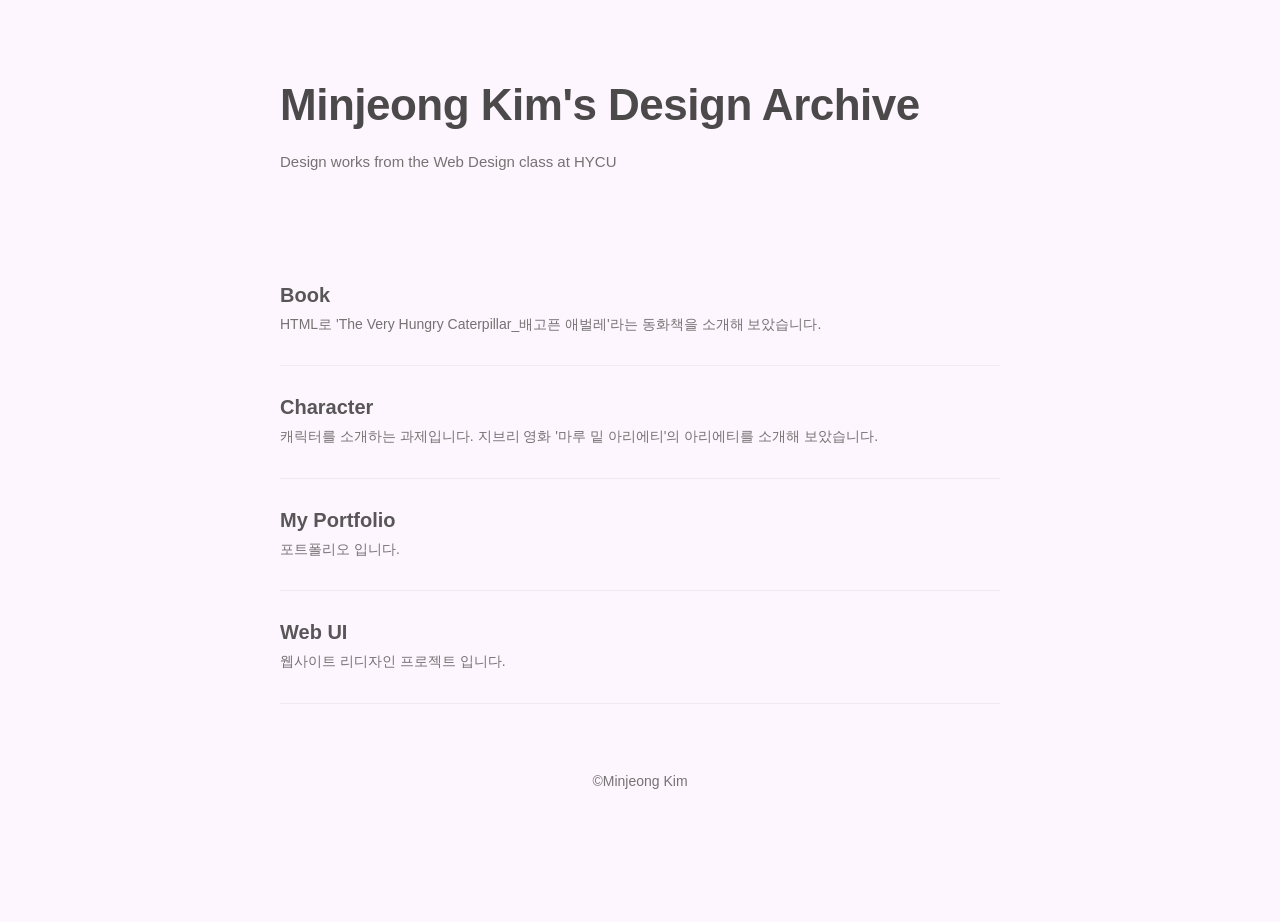
<file: index.html>
<!DOCTYPE html>
<html>
    <head>
        <meta charset="UTF-8" />
        <title>Minjeong Kim's Portfolio</title>
        <link rel="stylesheet" href="style.css">
    </head>
    <body>
        <!-- header elements -->
        <header>
            <h1>Minjeong Kim's Design Archive</h1>
            <p>Design works from the Web Design class at HYCU</p>
        </header>

        <!-- main elements -->
        <main>
            <ul>
                <li>
                    <a href="class5_book.html"><h3>Book</h3></a>
                    <p>HTML로 'The Very Hungry Caterpillar_배고픈 애벌레'라는 동화책을 소개해 보았습니다. </p>
                </li>

                <li>
                    <a href="class6_hero/index.html"><h3>Character</h3></a>
                    <p>캐릭터를 소개하는 과제입니다. 지브리 영화 '마루 밑 아리에티'의 아리에티를 소개해 보았습니다.</p>
                </li>
                
                <li>
                    <a href="portfolio/portfolio.html"><h3>My Portfolio</h3></a>
                    <p>포트폴리오 입니다.</p>
                </li>

                <li>
                    <a href="redesignProject/redesign.html"><h3>Web UI</h3></a>
                    <p>웹사이트 리디자인 프로젝트 입니다.</p>
                </li>
            </ul>
        </main>

        <!-- footer elements -->
        <footer>
            <p>&copy;Minjeong Kim</p>
          </footer>
    </body>
</html>
</file>
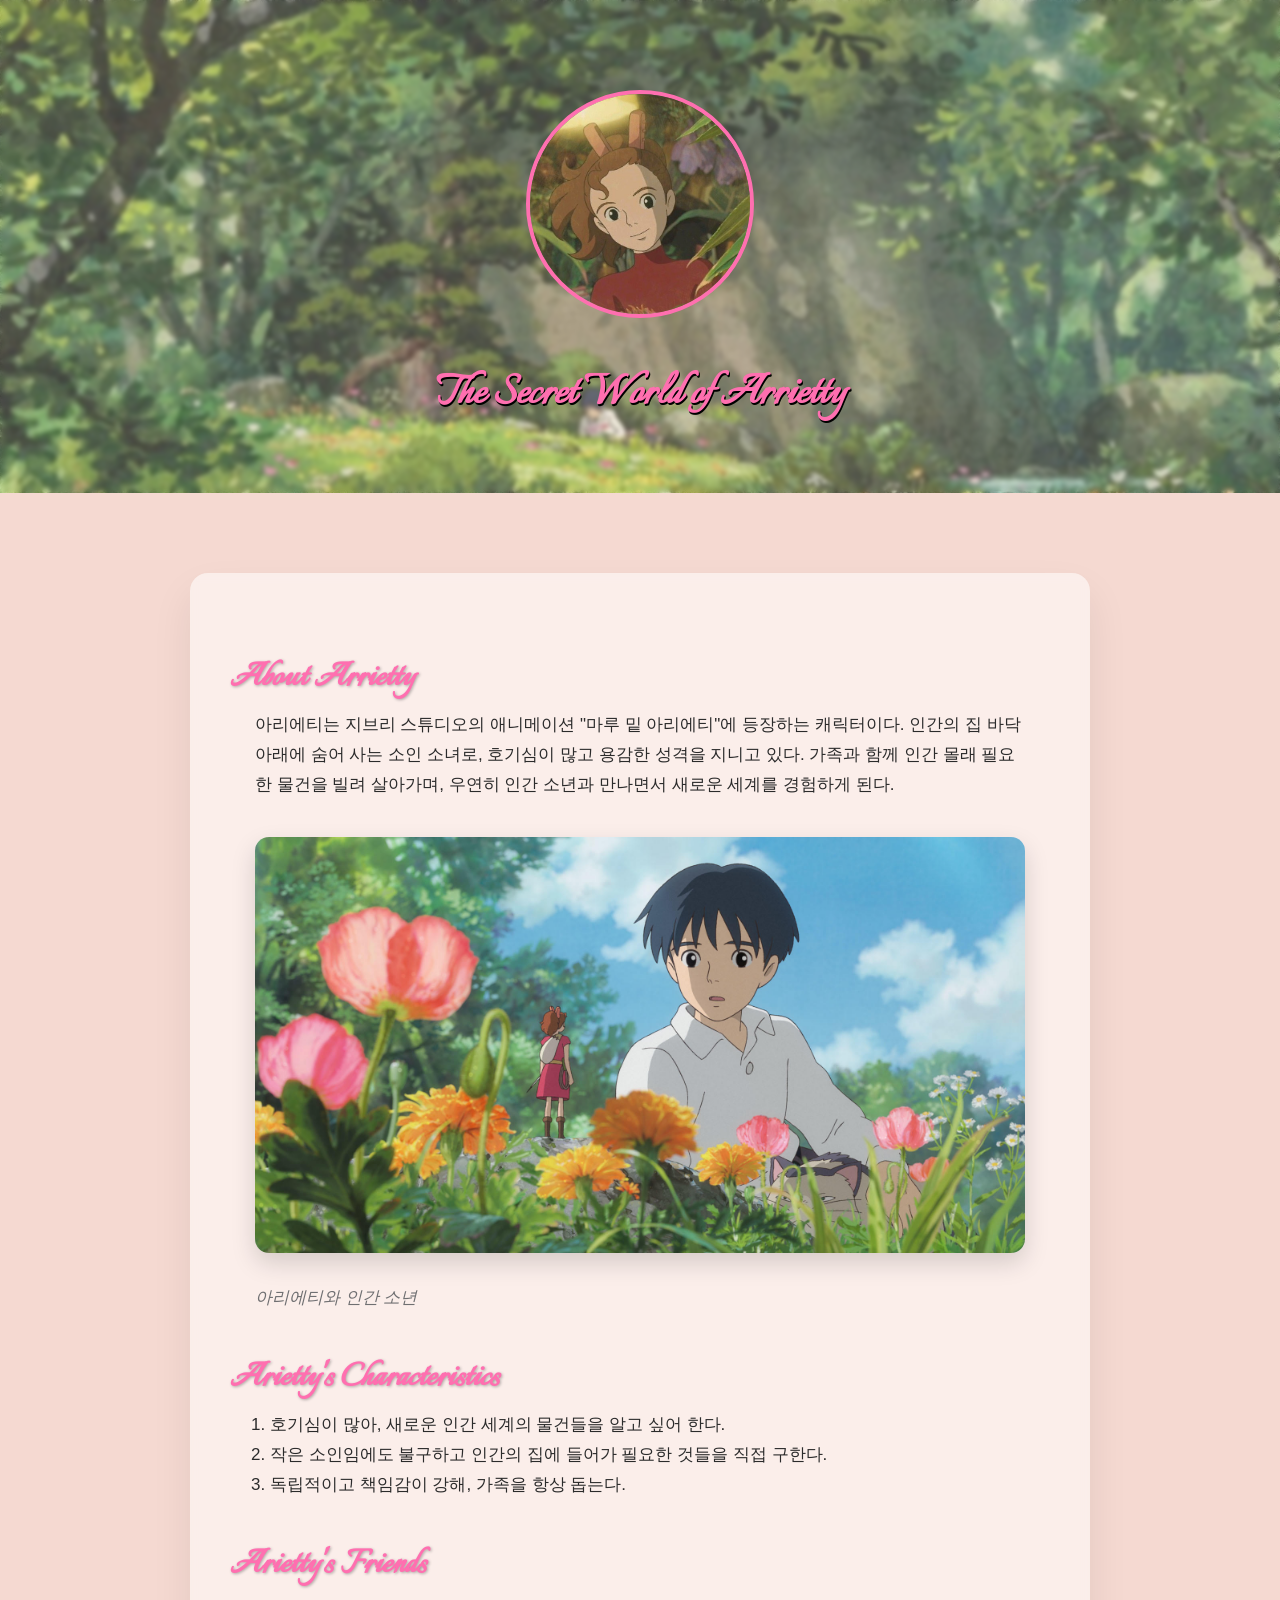
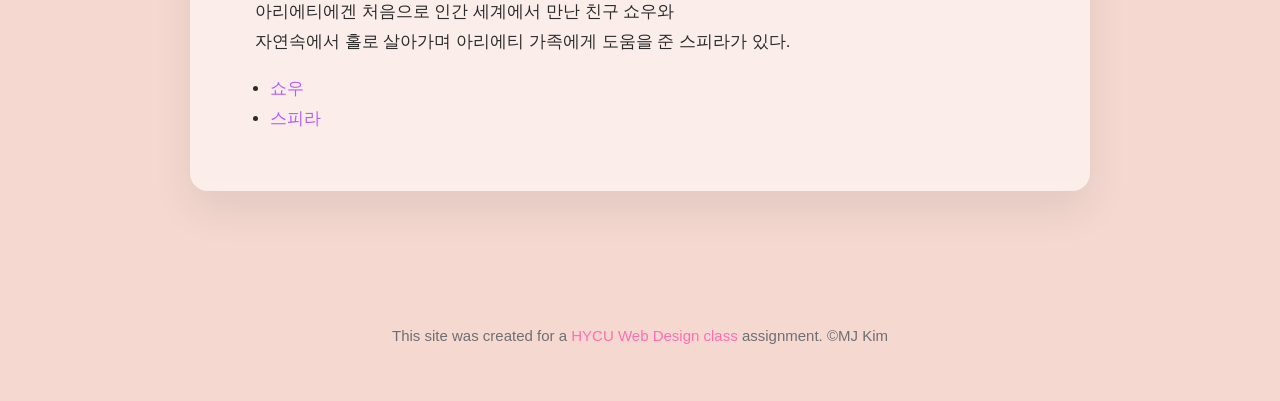
<file: class6_hero/index.html>
<!DOCTYPE html>
<html>
    <head>
        <meta charset="UTF-8" />
        <title>class5_book.html</title>
        <link rel="stylesheet" href="css/hero_style.css">
        <link rel="preconnect" href="https://fonts.googleapis.com">
        <link rel="preconnect" href="https://fonts.gstatic.com" crossorigin>
        <link href="https://fonts.googleapis.com/css2?family=Italianno&display=swap" rel="stylesheet">
    </head>
    <body>
        <!-- header elements -->
        <header>
            <img src="img/arietty_profile.jpg" alt="아리에티" width="350" height="350">
            <h1>The Secret World of Arrietty</h1>
        </header>

        <!-- main element -->
        <main>
            <h2>About Arrietty</h2>
            <p>아리에티는 지브리 스튜디오의 애니메이션 "마루 밑 아리에티"에 등장하는 캐릭터이다.
                인간의 집 바닥 아래에 숨어 사는 소인 소녀로, 호기심이 많고 용감한 성격을 지니고 있다. 가족과 함께 인간 몰래 필요한 물건을 빌려 살아가며, 우연히 인간 소년과 만나면서 새로운 세계를 경험하게 된다.</p>
            <img src="img/with-human.jpg">
            <p class="caption">아리에티와 인간 소년</p>

            <h2>Arietty's Characteristics</h2>
            <ol>
                <li>호기심이 많아, 새로운 인간 세계의 물건들을 알고 싶어 한다.</li>
                <li>작은 소인임에도 불구하고 인간의 집에 들어가 필요한 것들을 직접 구한다.</li>
                <li>독립적이고 책임감이 강해, 가족을 항상 돕는다.</li>
            </ol>

            <h2>Arietty's Friends</h2>
            <p>아리에티에겐 처음으로 인간 세계에서 만난 친구 쇼우와<br>
                자연속에서 홀로 살아가며 아리에티 가족에게 도움을 준 스피라가 있다.
            </p>

            <ul>
                <li><a href="https://namu.wiki/w/%EB%A7%88%EB%A3%A8%20%EB%B0%91%20%EC%95%84%EB%A6%AC%EC%97%90%ED%8B%B0#s-4">쇼우</a></li>
                <li><a href="https://namu.wiki/w/%EB%A7%88%EB%A3%A8%20%EB%B0%91%20%EC%95%84%EB%A6%AC%EC%97%90%ED%8B%B0#s-4">스피라</a></li>
            </ul>
        </main>

        <!-- footer element -->
        <footer>
            <p>This site was created for a<a href="https://hycu.ac.kr"> HYCU Web Design class</a> assignment. &copy;MJ Kim</p>
        </footer>
    </body>
</html>
</file>
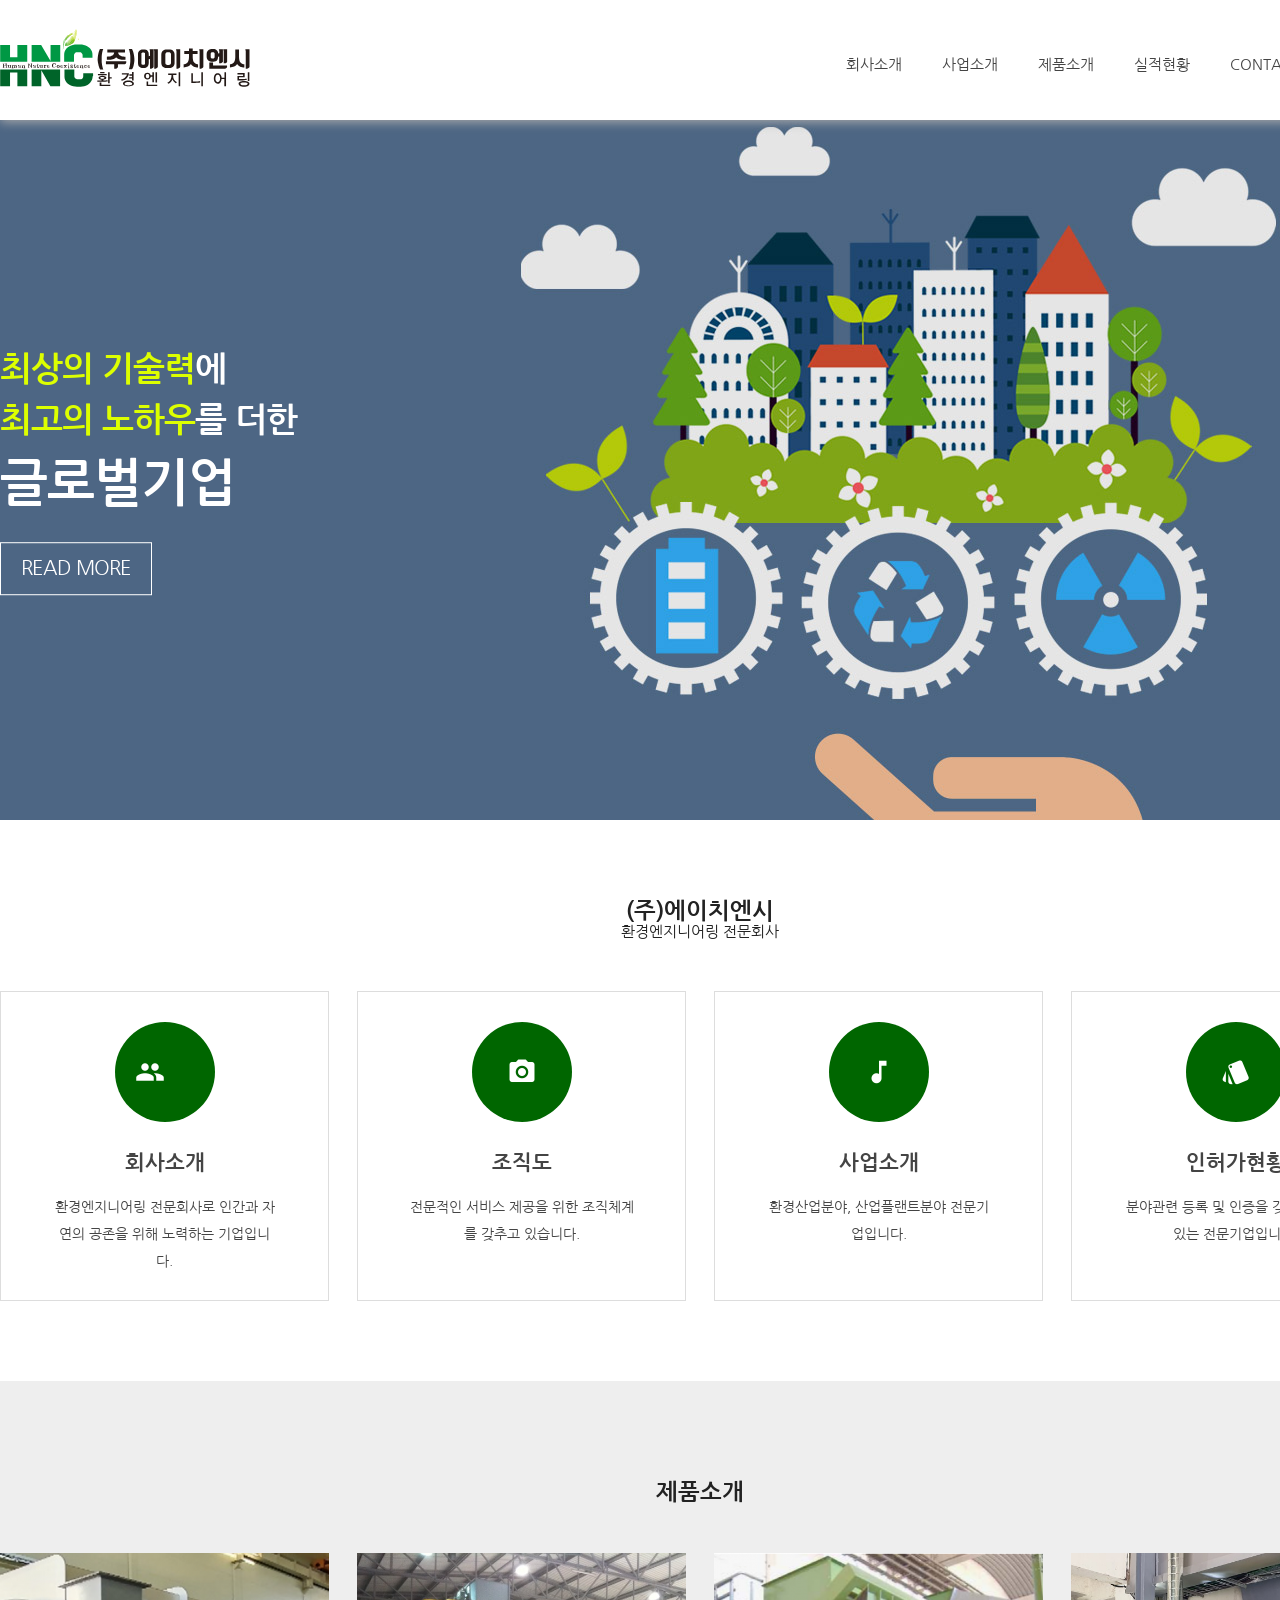
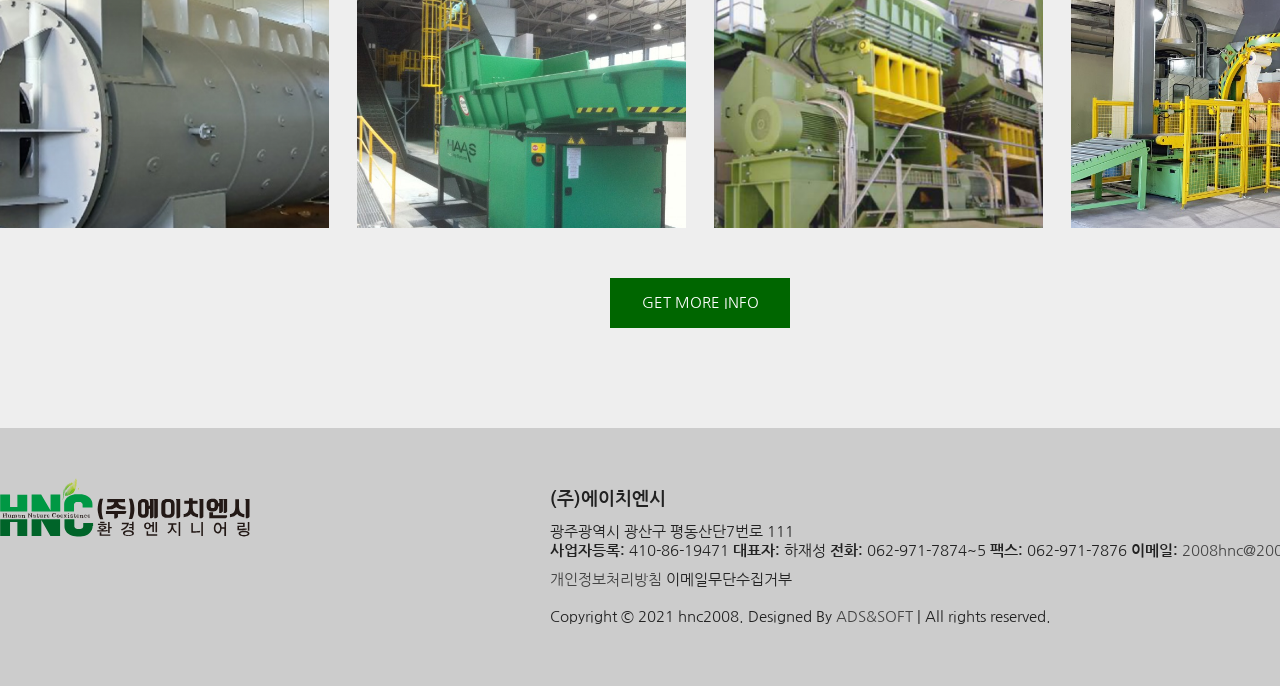
<file: hncProject/webContent/index.html>
<!doctype html>
<html lang="ko">
<head>
	<meta charset="utf-8">
	<title>hnc</title>
	<link rel="stylesheet" type="text/css" href="css/style.css">
	<link rel="stylesheet" href="https://fonts.googleapis.com/icon?family=Material+Icons|Material+Symbols+Outlined:opsz,wght,FILL,GRAD@48,400,0,0" />
</head>

<body>
	<header>
		<div class="content">
			<h1 class="logo"><a href="#"><img src="images/hnc-logo.svg" alt="에이치엔시"></a></h1>
			
			<nav>
				<ul>
					<li><a href="#">회사소개</a>
						<ul>
							<li><a href="#"><span>CEO 인사말</span></a></li>
							<li><a href="#"><span>연혁</span></a></li>
							<li><a href="#"><span>조직도
							</span></a></li>
							<li><a href="#"><span>인허가현황
							</span></a></li>
						</ul>
					</li>
					<li><a href="#">사업소개</a></li>
					<li><a href="#">제품소개</a></li>
					<li><a href="#">실적현황</a></li>
					<li><a href="#">CONTACT</a></li>
				</ul>
			</nav>
			
			<div class="search_login">
				<a href="#"><span class="material-symbols-outlined">search</span></a>
				<a href="login.html"><span class="material-symbols-outlined">login</span></a>
			</div>
		</div>
	</header>
	
	<div id="wrapper">
		<div class="slideWrap">
			<div class="content">
				<div class="slideTxt">
					<h2>
						<strong>최상의 기술력</strong>에<br/>
						<strong>최고의 노하우</strong>를 더한<br/>
						<em>글로벌기업</em>				
					</h2>
					<a href="#">READ MORE</a>
				</div>
			</div>
		</div>
		
		<div class="hncWrap commonWrap">
			<div class="content">
				<h2>(주)에이치엔시</h2>
				<p>환경엔지니어링 전문회사</p>
				<ul>
					<li><a href="#">
							<span class="material-icons icon">groups</span>
							<span class="tit">회사소개 </span>
							<span class="txt">환경엔지니어링 전문회사로 인간과 자연의 공존을 위해 노력하는 기업입니다.</span>
					</a></li>
					
					<li><a href="#">
							<span class="material-icons icon">photo_camera</span>
							<span class="tit">조직도 </span>
							<span class="txt">전문적인 서비스 제공을 위한 조직체계를 갖추고 있습니다.</span>
					</a></li>
					
					<li><a href="#">
							<span class="material-icons icon">music_note</span>
							<span class="tit">사업소개 </span>
							<span class="txt">환경산업분야, 산업플랜트분야 전문기업입니다.</span>
					</a></li>
					
					<li><a href="#">
							<span class="material-icons icon">style</span>
							<span class="tit">인허가현황 </span>
							<span class="txt">분야관련 등록 및 인증을 갖춘 믿을 수 있는 전문기업입니다.</span>
					</a></li>
				</ul>
			</div>
		</div>
		
		<div class="productWrap commonWrap">
			<div class="content">
				<h2>제품소개</h2>
				<ul>
					<li>
						<div class="proTxt">
							<h3>디스크 건조기</h3>
							<p>사용분야 - </p>
						</div>
						
						<div class="proImg">
							<img src="images/section2_1.png" alt="">
						</div>
					</li>
					
					<li>
						<div class="proTxt">
							<h3>파쇄기</h3>
							<p>사용분야 - </p>
						</div>
						
						<div class="proImg">
							<img src="images/section2_2.jpg" alt="">
						</div>
					</li>
					
					<li>
						<div class="proTxt">
							<h3>분쇄기</h3>
							<p>사용분야 - </p>
						</div>
						
						<div class="proImg">
							<img src="images/section2_3.png" alt="">
						</div>
					</li>
					
					<li>
						<div class="proTxt">
							<h3>압축 포장지</h3>
							<p>사용분야 - </p>
						</div>
						
						<div class="proImg">
							<img src="images/section2_4.jpg" alt="">
						</div>
					</li>
				</ul>
				
				<p class="more">
						<a href="#">GET MORE INFO<br/>GET MORE INFO</a>
					
						</a>
					
				</p>
			</div>
		</div>
	

		<footer>
			<div class="content">
			<div class="footerLeft">
				<img src="images/hnc-logo.svg" alt="에이치엔씨로고">
			
			</div>
			
			
			
			
			<div class="footerRight">
				<h3>(주)에이치엔시</h3>
				<address>광주광역시 광산구 평동산단7번로 111</br>
				<b>사업자등록:</b> 410-86-19471 
				<b>대표자:</b> 하재성
				<b>전화:</b> 062-971-7874~5 
				<b>팩스:</b> 062-971-7876
				<b>이메일:</b> <a href="mail to:2008hnc@2008hnc.com">2008hnc@2008hnc.com</a><br/> <!-- 자동으로 메일 보내기 -->
				</address>
				<p><a href="#">개인정보처리방침</a>   이메일무단수집거부</p>
				<p>	Copyright © 2021 hnc2008. Designed By <a href="#">ADS&SOFT</a> | All rights reserved.</p>

				
			</div>			
				
			</div>			
			</div>
		</footer>
	</div>
	
</body>
</html>
</file>
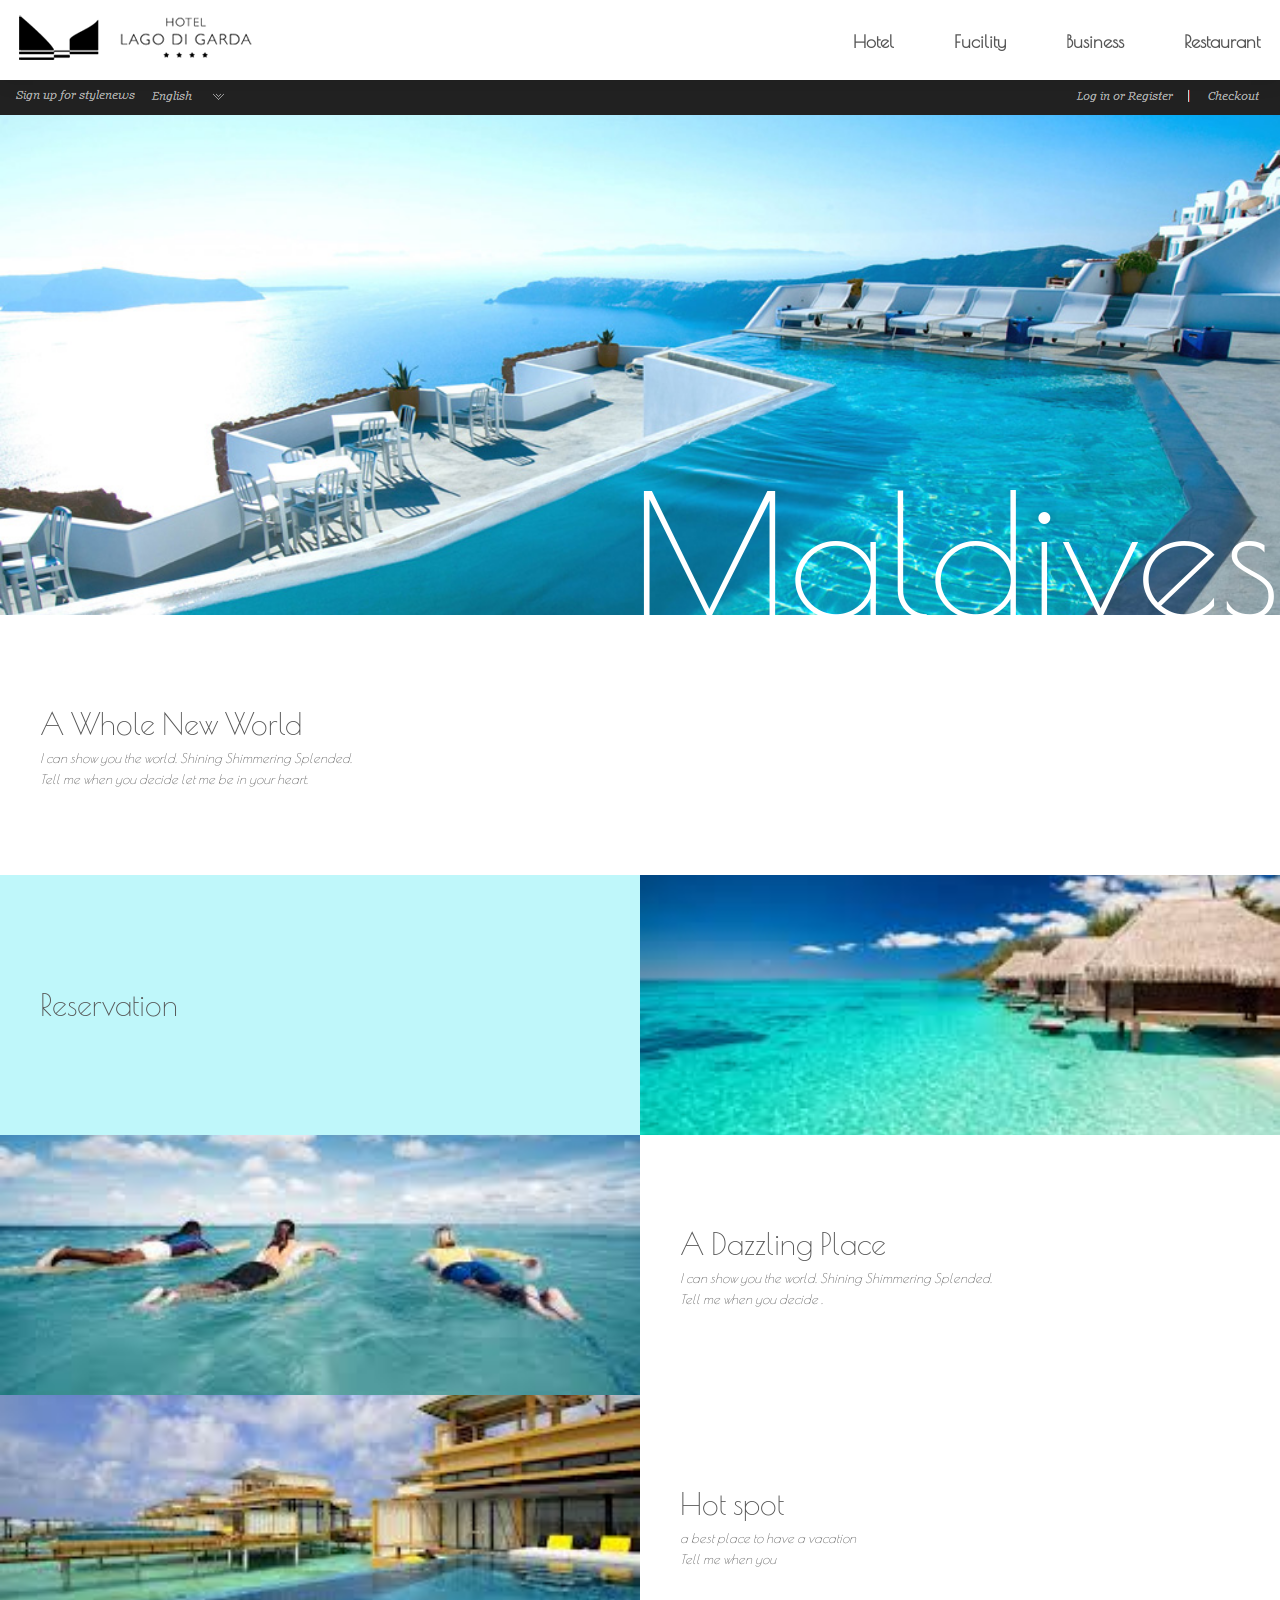
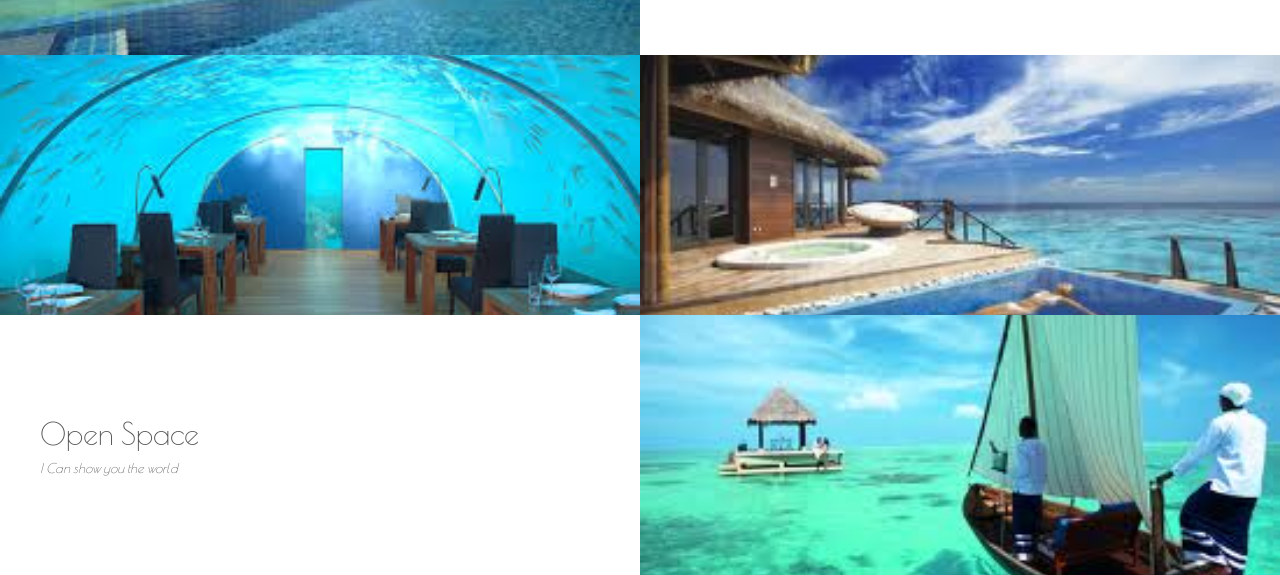
<file: hotelProject/webContent/index.html>
<!DOCTYPE html >

<html lang="ko">
<head>	
	<title> lago di garda hotel </title>
	<meta charset="utf-8">
	<meta name="viewport" content="width=device-width, initial-scale=1">
		
	<link rel="stylesheet" type="text/css" href="css/style1.css" />
</head>
<body>

	<header>
		<h1 class="logo">lago di garda hotel</h1>
		
		<nav class="gnb">
			<ul>
				<li><a href="#">Hotel</a></li>
				<li><a href="#">Fucility</a></li>
				<li><a href="#">Business</a></li>
				<li><a href="#">Restaurant</a></li>	
			</ul>		
		</nav>
		
		<div class="snsSet">
			<a href="#"><img src="img/sns1.png" alt="about" /></a>
			<a href="#"><img src="img/sns2.png" alt="contact" /></a>
			<a href="https://www.facebook.com/Hotellagodigarda"><img src="img/sns3.png" alt="facebook" /></a>
			<a href="#"><img src="img/sns4.png" alt="twitter" /></a>
			<a href="#"><img src="img/sns5.png" alt="etc" /></a>
		</div>
	</header>
	
	<div class="rightWrap">
		<nav class="lnb">
			<a href="#"><img src="img/util1.png" alt="sign up for stylenews" /></a>
			<a href="#"><img src="img/util2.png" alt="english/korea" /></a>
			<a href="#"><img src="img/util3.png" alt="login in or register" /></a>
			<a href="#"><img src="img/util4.png" alt="checkout" /></a>
		</nav>
		
		<section>
			<article>			
				<div class="bg bg1">		
					<span>Maldives</span>
				</div>			
			</article>
			
			<article>		
				<div class="txt">
					<p>
						<strong>A Whole New World</strong><br />
						<em>I can show you the world. Shining Shimmering Splended.<br />
						Tell me when you decide let me be in your heart.</em>
					</p>
				</div>	
			</article>
			
			<article>			
				<div class="txt">	
					<p><strong>Reservation</strong></p>
				</div>	
			</article>
			
			<article>
				<div class="bg bg2">
					<span>Suite</span>
				</div>	
			</article>
			
			<article>
				<div class="bg bg3">
					<span>Surf</span>
				</div>	
			</article>
			
			<article>	
				<div class="txt">	
					<p>
						<strong>A Dazzling Place</strong><br />
						<em>I can show you the world. Shining Shimmering Splended.<br />
						Tell me when you decide .</em>
					</p>
				</div>	
			</article>
			
			<article>
				<div class="bg bg4">
					<span>Sauna</span>
				</div>
			</article>
			
			<article>	
				<div class="txt">
					<p>
						<strong>Hot spot</strong><br />
						<em>a best place to have a vacation <br />
						Tell me when you</em>
					</p>
				</div>	
			</article>
			
			<article>		
				<div class="bg bg5">
					<span>Diner</span>
				</div>
			</article>
			
			<article>	
				<div class="bg bg6">
					<span>Spa</span>
				</div>	
			</article>
			
			<article>
				<div class="txt">	
					<p>
						<strong>Open Space</strong><br />
						<em>I Can show you the world</em>
					</p>
				</div>	
			</article>
			
			<article>	
				<div class="bg bg7">
					<span>Tour</span>
				</div>		
			</article>
			
		</section>

	</div>
</body>
</html>
</file>
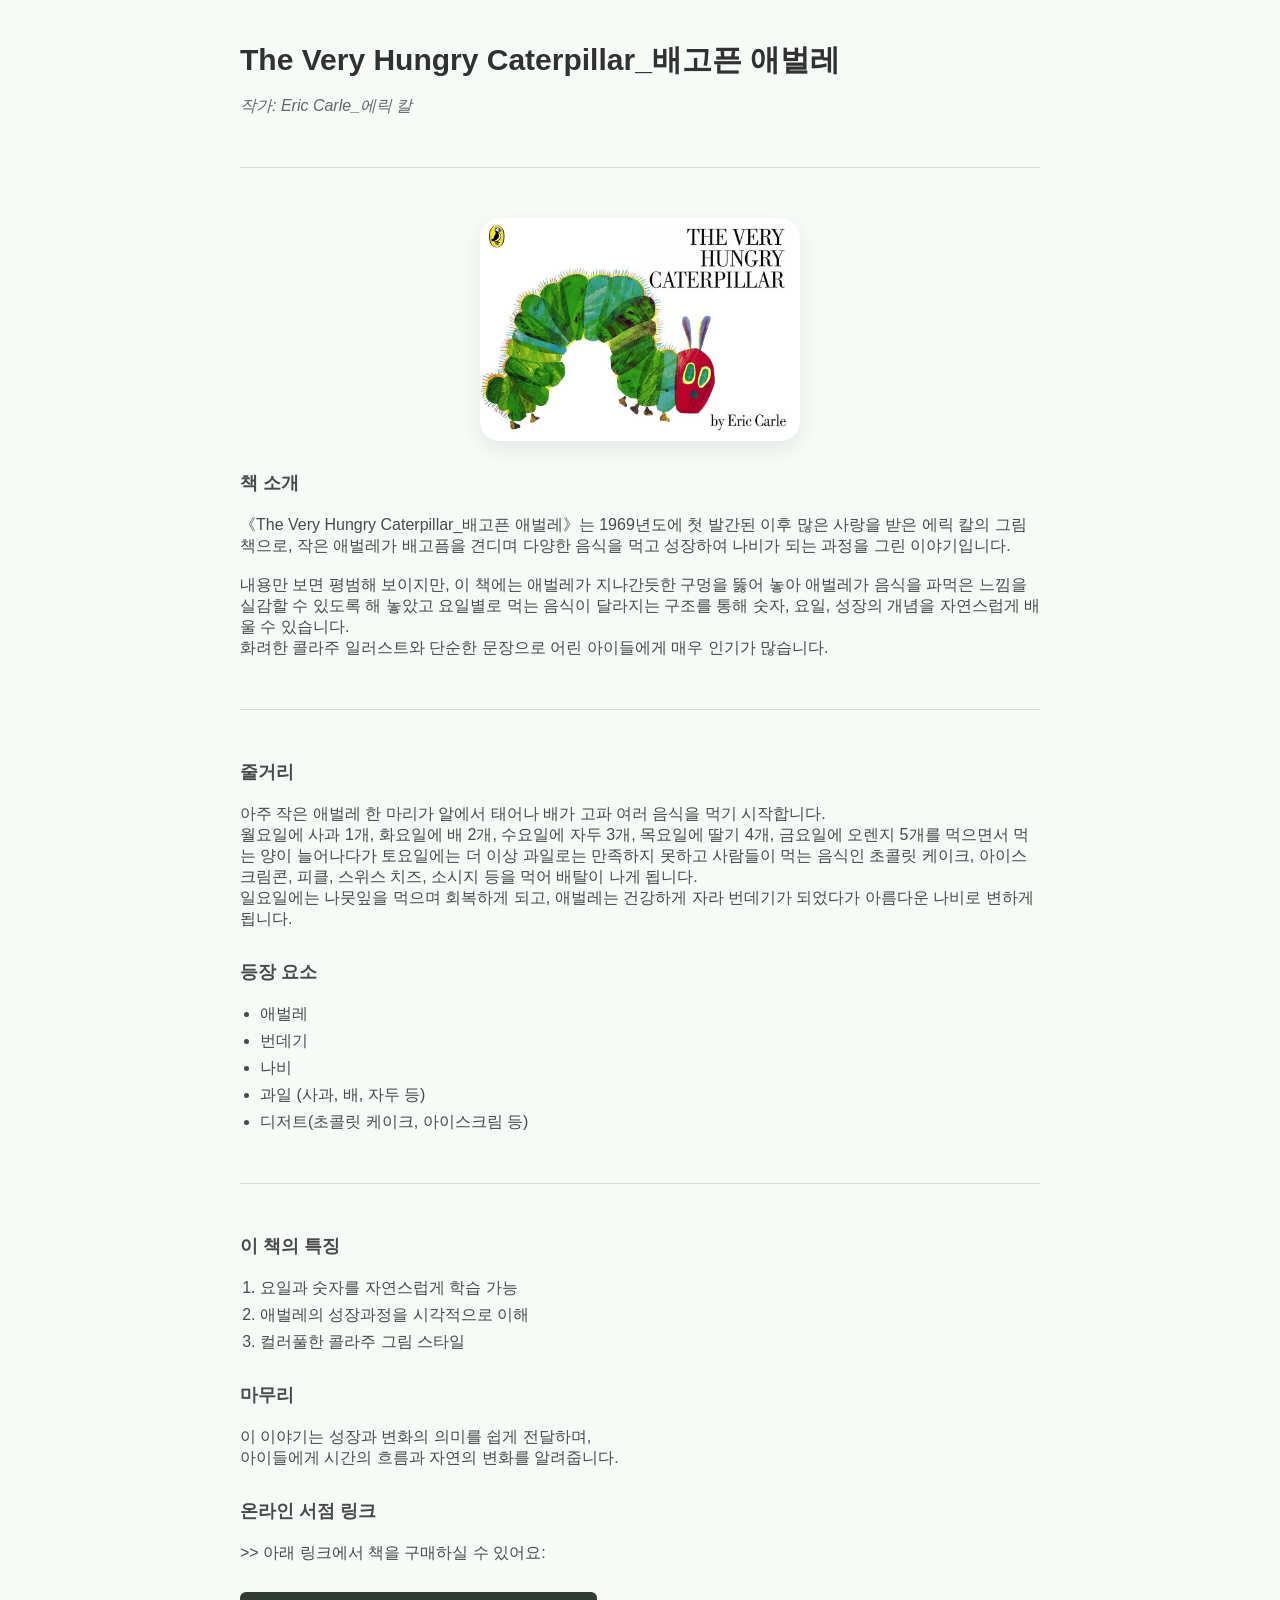
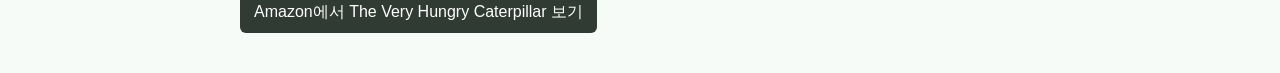
<file: class5_book.html>
<!DOCTYPE html>
<html>
<head>
    <meta charset="UTF-8" />
    <title>class5_book.html</title>
    <link href="bookstyle.css" rel="stylesheet" type="text/css">
</head>
<body>
    <h1>The Very Hungry Caterpillar_배고픈 애벌레</h1>
    <i>작가: Eric Carle_에릭 칼</i>

    <hr>

    <img src="caterpillar.jpg" alt="배고픈 애벌레 책 표지">
    <h2>책 소개</h2>
    <p>
        《The Very Hungry Caterpillar_배고픈 애벌레》는 1969년도에 첫 발간된 이후 많은 사랑을 받은 에릭 칼의 그림책으로,
        작은 애벌레가 배고픔을 견디며 다양한 음식을 먹고 성장하여 나비가 되는 과정을 그린 이야기입니다.<br><br>
        내용만 보면 평범해 보이지만, 이 책에는 애벌레가 지나간듯한 구멍을 뚫어 놓아 애벌레가 음식을 파먹은 느낌을 실감할 수 있도록 해 놓았고
        요일별로 먹는 음식이 달라지는 구조를 통해 숫자, 요일, 성장의 개념을 자연스럽게 배울 수 있습니다.<br>
        화려한 콜라주 일러스트와 단순한 문장으로 어린 아이들에게 매우 인기가 많습니다.
    </p>

    <hr>

    <h2>줄거리</h2>
    <p>
        아주 작은 애벌레 한 마리가 알에서 태어나 배가 고파 여러 음식을 먹기 시작합니다.<br>
        월요일에 사과 1개, 화요일에 배 2개, 수요일에 자두 3개, 목요일에 딸기 4개, 금요일에 오렌지 5개를 먹으면서 먹는 양이 늘어나다가
        토요일에는 더 이상 과일로는 만족하지 못하고 사람들이 먹는 음식인 초콜릿 케이크, 아이스크림콘, 피클, 스위스 치즈, 소시지 등을 먹어 배탈이 나게 됩니다.<br>
        일요일에는 나뭇잎을 먹으며 회복하게 되고, 애벌레는 건강하게 자라 번데기가 되었다가 아름다운 나비로 변하게 됩니다.
    </p>

    <h2>등장 요소</h2>

    <ul>
        <li>애벌레</li>
        <li>번데기</li>
        <li>나비</li>
        <li>과일 (사과, 배, 자두 등)</li>
        <li>디저트(초콜릿 케이크, 아이스크림 등)</li>
    </ul>

    <hr>

    <h2>이 책의 특징</h2>

    <ol>
        <li>요일과 숫자를 자연스럽게 학습 가능</li>
        <li>애벌레의 성장과정을 시각적으로 이해</li>
        <li>컬러풀한 콜라주 그림 스타일</li>
    </ol>

    <h2>마무리</h2>
    <p>
        이 이야기는 성장과 변화의 의미를 쉽게 전달하며,<br>
        아이들에게 시간의 흐름과 자연의 변화를 알려줍니다.
    </p>

    <h2>온라인 서점 링크</h2>

    <p>
    >> 아래 링크에서 책을 구매하실 수 있어요:<br><br>

    <a href="https://www.amazon.com/Very-Hungry-Caterpillar-Eric-Carle/dp/0399226907" target="_blank">
    Amazon에서 The Very Hungry Caterpillar 보기
    </a>
    </p>
</body>
</html>
</file>
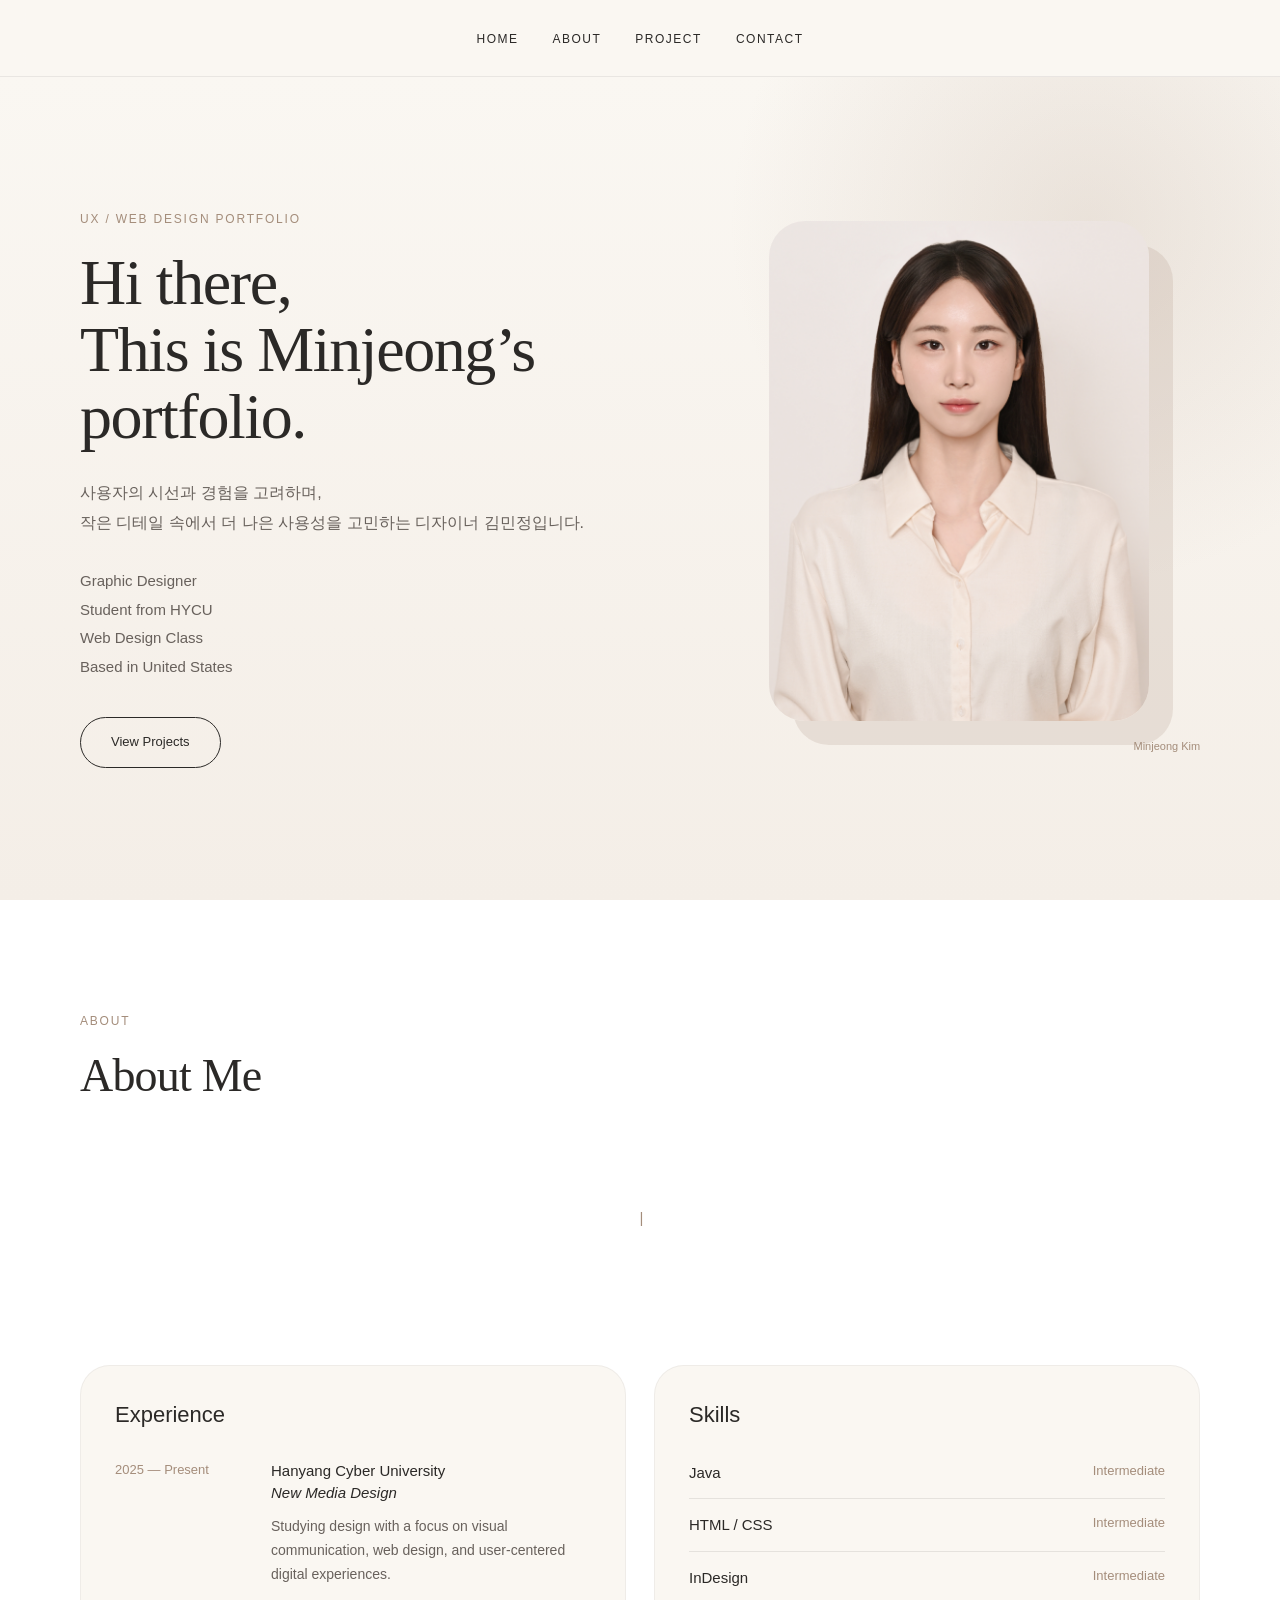
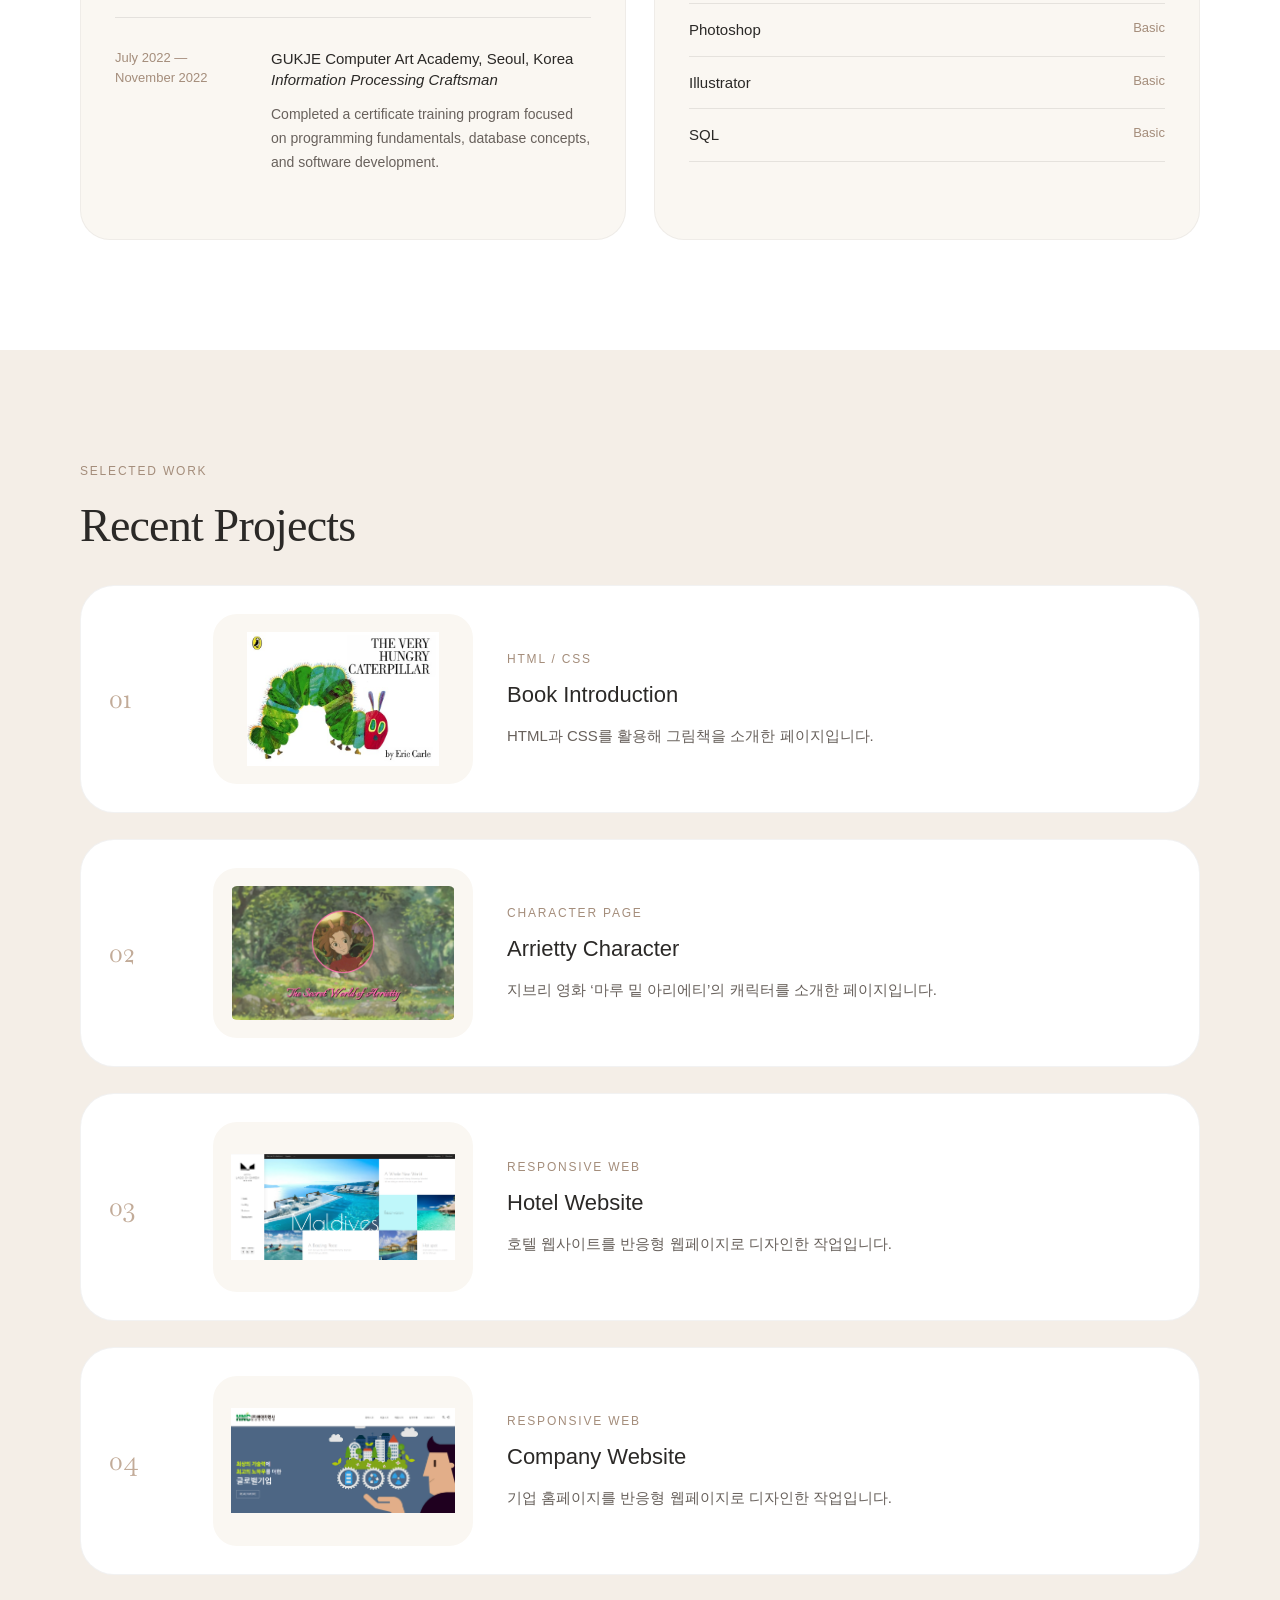
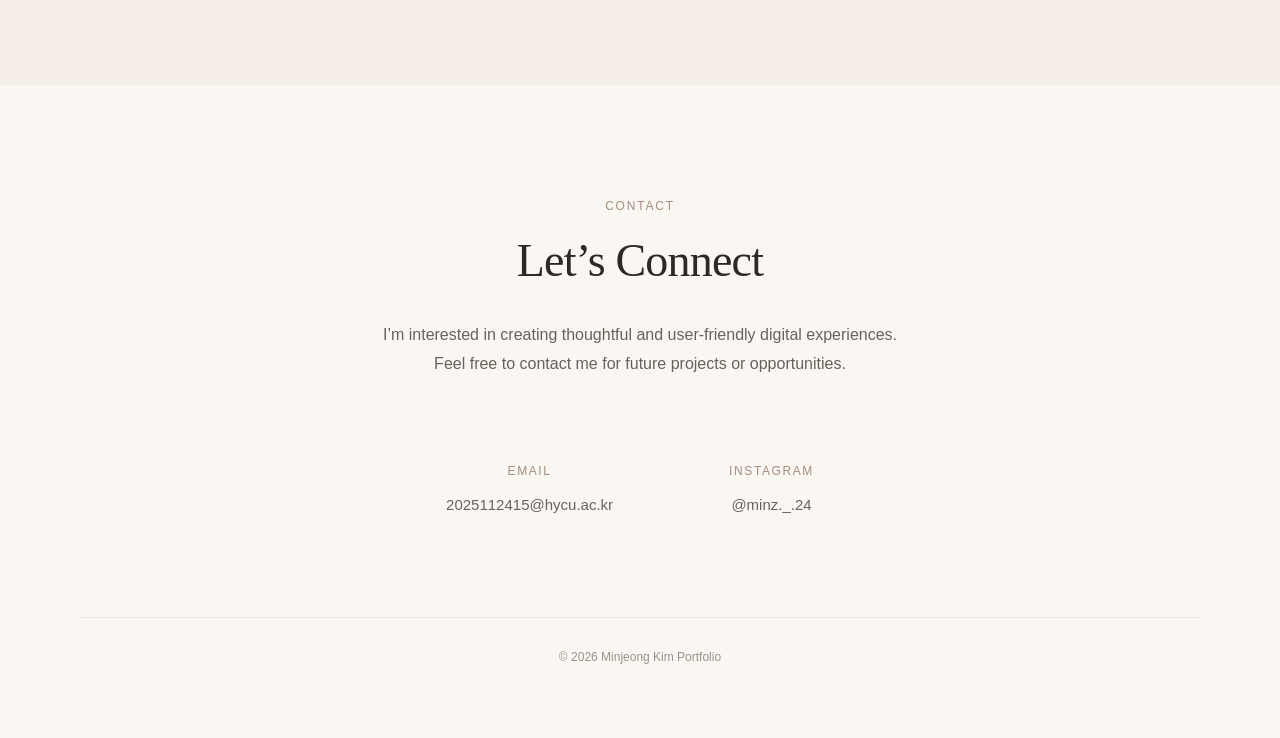
<file: portfolio/portfolio.html>
<!DOCTYPE html>
<html>
    <head>
        <meta charset="UTF-8">
        <title>Minjeong Kim's Portfolio</title>
        <link rel="stylesheet" href="portfolio_style.css">
        <link href="https://fonts.googleapis.com/css2?family=Baskervville:ital,wght@0,400..700;1,400..700&family=Roboto:wght@300;400;500;700&display=swap" rel="stylesheet">
    </head>

    <body>
        <nav class="nav">
            <ul class="nav_list">
                <li><a href="../index.html">home</a></li>
                <li><a href="#about">about</a></li>
                <li><a href="#project">project</a></li>
                <li><a href="#contact">contact</a></li>
            </ul>
        </nav>

        <header id="home">
            <div class="container">
                <div class="row">
                    <div class="col-sm">
                        <p class="section_label">UX / Web Design Portfolio</p>

                        <h1>
                            Hi there,<br>
                            This is Minjeong’s portfolio.
                        </h1>

                        <p class="intro">
                            사용자의 시선과 경험을 고려하며,<br>
                            작은 디테일 속에서 더 나은 사용성을 고민하는 디자이너 김민정입니다.
                        </p>

                        <ul class="profile">
                            <li>Graphic Designer</li>
                            <li>Student from HYCU</li>
                            <li>Web Design Class</li>
                            <li>Based in United States</li>
                        </ul>

                        <a href="#project" class="button">View Projects</a>
                    </div>

                    <figure class="col-sm">
                        <img src="img/profile.jpg" alt="Minjeong Kim profile photo" class="intro_img">
                        <figcaption>Minjeong Kim</figcaption>
                    </figure>
                </div>
            </div>
        </header>

        <section class="about" id="about">
            <div class="container">
                <p class="section_label">About</p>

                <div class="about_intro">
                    <h2>About Me</h2>

                    <p class="about_description typing_text">
                        저는 한양사이버대학교 뉴미디어디자인과에서 디자인을 배우고 있는 김민정입니다.
                        웹디자인을 공부하며 HTML과 CSS를 활용해 사용자의 시선과 경험을 고려한 웹페이지를 제작하고 있으며,
                        작은 디테일 속에서도 더 나은 사용성을 고민하며, 꾸준히 성장하는 디자이너가 되고자 합니다.
                    </p>
                </div>

                <div class="about_info">
                    <div class="about_card experience">
                        <h3>Experience</h3>

                        <div class="experience_timeline">
                            <div class="experience_item">
                                <p class="experience_date">
                                    2025 — Present
                                </p>

                                <div class="experience_content">
                                    <p class="experience_heading">
                                        Hanyang Cyber University
                                        <span>New Media Design</span>
                                    </p>

                                    <p class="experience_info">
                                        Studying design with a focus on visual communication,
                                        web design, and user-centered digital experiences.
                                    </p>
                                </div>
                            </div>

                            <div class="experience_item">
                                <p class="experience_date">
                                    July 2022 —<br>
                                    November 2022
                                </p>

                                <div class="experience_content">
                                    <p class="experience_heading">
                                        GUKJE Computer Art Academy, Seoul, Korea
                                        <span>Information Processing Craftsman</span>
                                    </p>

                                    <p class="experience_info">
                                        Completed a certificate training program focused on
                                        programming fundamentals, database concepts,
                                        and software development.
                                    </p>
                                </div>
                            </div>
                        </div>
                    </div>

                    <div class="about_card skills">
                        <h3>Skills</h3>

                        <ul class="skill_list">
                            <li><span>Java</span><strong>Intermediate</strong></li>
                            <li><span>HTML / CSS</span><strong>Intermediate</strong></li>
                            <li><span>InDesign</span><strong>Intermediate</strong></li>
                            <li><span>Photoshop</span><strong>Basic</strong></li>
                            <li><span>Illustrator</span><strong>Basic</strong></li>
                            <li><span>SQL</span><strong>Basic</strong></li>
                        </ul>
                    </div>
                </div>
            </div>
        </section>

        <section class="project" id="project">
            <div class="container">
                <p class="section_label">Selected Work</p>
                <h2>Recent Projects</h2>

                <div class="project_list">
                    <a href="../class5_book.html" class="project_box">
                        <div class="project_num">01</div>
                        <img src="img/book.jpg" alt="book project">

                        <div class="right_text">
                            <p class="project_tag">HTML / CSS</p>
                            <h3>Book Introduction</h3>
                            <p>HTML과 CSS를 활용해 그림책을 소개한 페이지입니다.</p>
                        </div>
                    </a>

                    <a href="../class6_hero/index.html" class="project_box">
                        <div class="project_num">02</div>
                        <img src="img/character.png" alt="character project">

                        <div class="right_text">
                            <p class="project_tag">Character Page</p>
                            <h3>Arrietty Character</h3>
                            <p>지브리 영화 ‘마루 밑 아리에티’의 캐릭터를 소개한 페이지입니다.</p>
                        </div>
                    </a>

                    <a href="../hotelProject/webContent/index.html" class="project_box">
                        <div class="project_num">03</div>
                        <img src="img/hotel.png" alt="hotel website">

                        <div class="right_text">
                            <p class="project_tag">Responsive Web</p>
                            <h3>Hotel Website</h3>
                            <p>호텔 웹사이트를 반응형 웹페이지로 디자인한 작업입니다.</p>
                        </div>
                    </a>

                    <a href="../hncProject/webContent/index.html" class="project_box">
                        <div class="project_num">04</div>
                        <img src="img/company.png" alt="company website">

                        <div class="right_text">
                            <p class="project_tag">Responsive Web</p>
                            <h3>Company Website</h3>
                            <p>기업 홈페이지를 반응형 웹페이지로 디자인한 작업입니다.</p>
                        </div>
                    </a>
                </div>
            </div>
        </section>

        <footer class="contact" id="contact">
            <div class="container">
                <p class="section_label">Contact</p>

                <h2>Let’s Connect</h2>

                <p class="intro contact_intro">
                    I’m interested in creating thoughtful and user-friendly digital experiences.<br>
                    Feel free to contact me for future projects or opportunities.
                </p>

                <div class="contact_info">
                    <div>
                        <h4>Email</h4>
                        <p><a href="https://mail.google.com/mail/u/0/#inbox" target="_blank">2025112415@hycu.ac.kr</a></p>
                    </div>

                    <div>
                        <h4>Instagram</h4>
                        <p><a href="https://www.instagram.com/minz._.24/" target="_blank">@minz._.24</a></p>
                    </div>
                </div>

                <p class="copyright">
                    &copy; 2026 Minjeong Kim Portfolio
                </p>
            </div>
        </footer>

        


        <script>
            const typingText = document.querySelector(".typing_text");
            const originalText = typingText.innerHTML;
            let hasTyped = false;

            typingText.innerHTML = "";

            function typeText() {
                let i = 0;
                typingText.innerHTML = "";

                const typing = setInterval(() => {
                    typingText.innerHTML = originalText.slice(0, i);
                    i++;

                    if (i > originalText.length) {
                        clearInterval(typing);
                        typingText.classList.add("typing_done");
                    }
                },70);
            }

            const observer = new IntersectionObserver((entries) => {
                entries.forEach(entry => {
                    if (entry.isIntersecting && !hasTyped) {
                        hasTyped = true;
                        typeText();
                    }
                });
            }, {
                threshold: 0.5
            });

            observer.observe(typingText);
        </script>

        
    </body>
</html>
</file>
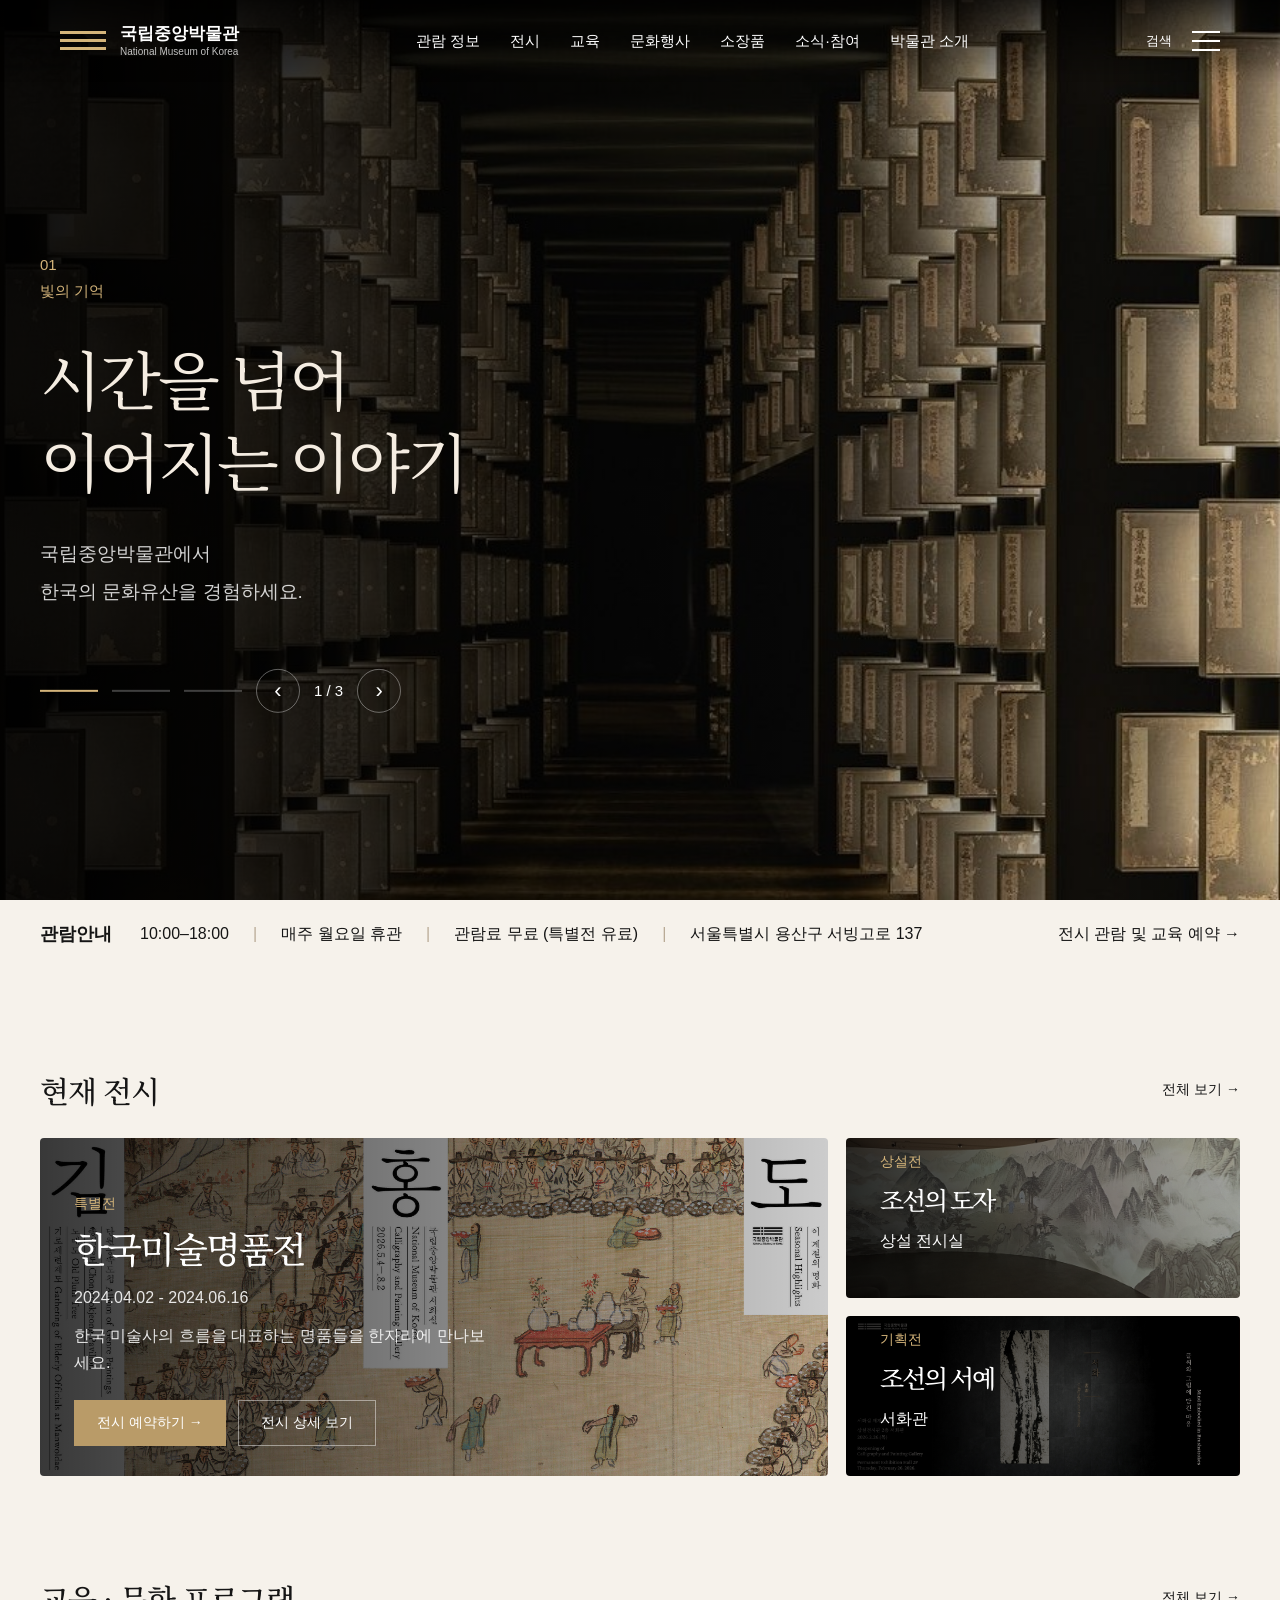
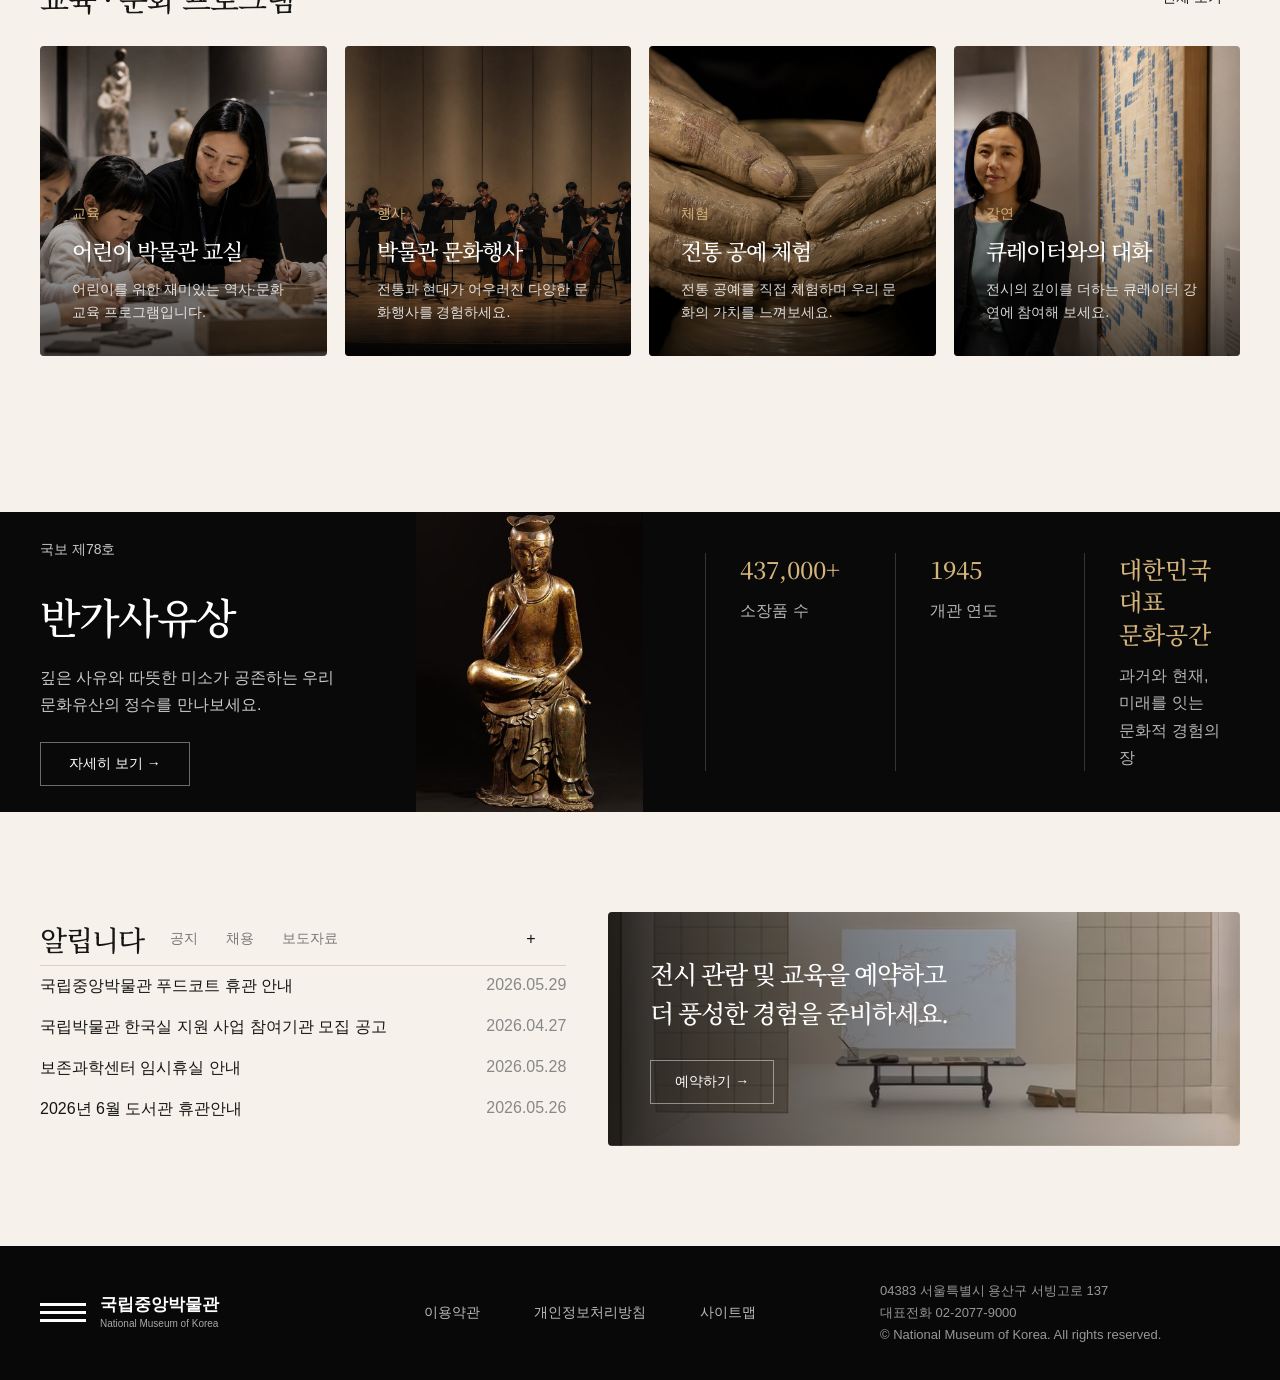
<file: redesignProject/redesign.html>
<!DOCTYPE html>
<html>
    <head>
        <meta charset="UTF-8">
        <title>국립중앙박물관 리디자인</title>
        <link rel="stylesheet" href="redesign_style.css">
        <link href="https://fonts.googleapis.com/css2?family=Noto+Serif+KR:wght@400;500;600&display=swap" rel="stylesheet">
    </head>

    <body>

        <header class="header">
            <div class="logo">
                <div class="logo_line"></div>

                <div>
                    <h1>국립중앙박물관</h1>
                    <p>National Museum of Korea</p>
                </div>
            </div>

            <nav class="nav">
                <ul class="nav_list">
                    <li><a href="#">관람 정보</a></li>
                    <li><a href="#">전시</a></li>
                    <li><a href="#">교육</a></li>
                    <li><a href="#">문화행사</a></li>
                    <li><a href="#">소장품</a></li>
                    <li><a href="#">소식·참여</a></li>
                    <li><a href="#">박물관 소개</a></li>
                </ul>

                <div class="mega_menu">
                    <div class="mega_inner">
                        <div class="mega_column">
                            <h3>관람 정보</h3>
                            <a href="#">관람 안내</a>
                            <a href="#">전시해설</a>
                            <a href="#">예약하기</a>
                            <a href="#">관람·편의시설</a>
                            <a href="#">오시는 길</a>
                        </div>

                        <div class="mega_column">
                            <h3>전시</h3>
                            <a href="#">상설 전시</a>
                            <a href="#">특별 전시</a>
                            <a href="#">디지털 실감 영상관</a>
                            <a href="#">공간 오감</a>
                            <a href="#">온라인 전시관</a>
                        </div>

                        <div class="mega_column">
                            <h3>교육</h3>
                            <a href="#">일반교육</a>
                            <a href="#">전문교육</a>
                            <a href="#">어린이 교육</a>
                        </div>

                        <div class="mega_column">
                            <h3>문화행사</h3>
                            <a href="#">행사</a>
                            <a href="#">공연</a>
                        </div>

                        <div class="mega_column">
                            <h3>소장품</h3>
                            <a href="#">큐레이터 추천 소장품</a>
                            <a href="#">소장품 검색</a>
                            <a href="#">국보·보물 검색</a>
                            <a href="#">3D 데이터 검색</a>
                        </div>

                        <div class="mega_column">
                            <h3>소식·참여</h3>
                            <a href="#">소식</a>
                            <a href="#">보도자료</a>
                            <a href="#">영상</a>
                            <a href="#">자원봉사 안내</a>
                        </div>

                        <div class="mega_column">
                            <h3>박물관 소개</h3>
                            <a href="#">인사말</a>
                            <a href="#">비전과 전략</a>
                            <a href="#">발자취</a>
                            <a href="#">시설 소개</a>
                        </div>
                    </div>
                </div>
            </nav>

            <div class="header_menu">
                <a href="#">검색</a>

                <button class="menu_btn">
                    <span></span>
                    <span></span>
                    <span></span>
                </button>
            </div>
        </header>

        <section class="intro">

            <div class="intro_bg">
                <img src="img/books.jpg" alt="빛의 기억">
            </div>

            <div class="intro_overlay"></div>

            <div class="intro_text">

                <p class="section_label">
                    01<br>
                    빛의 기억
                </p>

                <h2>
                    시간을 넘어<br>
                    이어지는 이야기
                </h2>

                <p class="intro_desc">
                    국립중앙박물관에서<br>
                    한국의 문화유산을 경험하세요.
                </p>

                <div class="slide_control">
                    <span class="active"></span>
                    <span></span>
                    <span></span>

                    <a href="#">‹</a>
                    <p>1 / 3</p>
                    <a href="#">›</a>
                </div>

            </div>

        </section>

        <section class="visit">
            <div class="container visit_inner">

                <h3>관람안내</h3>

                <div class="visit_info">
                    <span>10:00–18:00</span>
                    <span>매주 월요일 휴관</span>
                    <span>관람료 무료 (특별전 유료)</span>
                    <span>서울특별시 용산구 서빙고로 137</span>
                </div>

                <a href="#" class="visit_link">
                    전시 관람 및 교육 예약 →
                </a>

            </div>
        </section>

        <section class="exhibition">
            <div class="container">
                <div class="section_title">
                    <h2>현재 전시</h2>
                    <a href="#">전체 보기 →</a>
                </div>

                <div class="exhibition_list">
                    <div class="exhibition_boxmain">
                        <div class="box_text">
                            <p class="tag">특별전</p>
                            <h3>한국미술명품전</h3>
                            <p class="date">2024.04.02 - 2024.06.16</p>
                            <p class="desc">한국 미술사의 흐름을 대표하는 명품들을 한자리에 만나보세요.</p>

                            <div class="button_group">
                                <a href="https://www.museum.go.kr/MUSEUM/contents/M0202010000.do?menuId=current&exhiSpThemId=3465083&schM=view&listType=list">전시 예약하기 →</a>
                                <a href="https://www.museum.go.kr/MUSEUM/contents/M0202010000.do?menuId=current&exhiSpThemId=3465083&schM=view&listType=list">전시 상세 보기</a>
                            </div>
                        </div>
                    </div>

                    <a href="https://www.museum.go.kr/MUSEUM/contents/M0202010000.do?menuId=current&exhiSpThemId=3465083&schM=view&listType=list" class="exhibition_box exhibition_01">
                        <div class="box_text">
                            <p class="tag">상설전</p>
                            <h3>조선의 도자</h3>
                            <p>상설 전시실</p>
                        </div>
                    </a>

                    <a href="https://www.museum.go.kr/MUSEUM/contents/M0202010000.do?menuId=current&exhiSpThemId=3465083&schM=view&listType=list" class="exhibition_box exhibition_02">
                        <div class="box_text">
                            <p class="tag">기획전</p>
                            <h3>조선의 서예</h3>
                            <p>서화관</p>
                        </div>
                    </a>
                </div>
            </div>
        </section>

        <section class="program">
            <div class="container">
                <div class="section_title">
                    <h2>교육 · 문화 프로그램</h2>
                    <a href="#">전체 보기 →</a>
                </div>

                <div class="program_list">
                    <div class="program_box program_01">
                        <p class="tag">교육</p>
                        <h3>어린이 박물관 교실</h3>
                        <p>어린이를 위한 재미있는 역사·문화 교육 프로그램입니다.</p>
                    </div>

                    <div class="program_box program_02">
                        <p class="tag">행사</p>
                        <h3>박물관 문화행사</h3>
                        <p>전통과 현대가 어우러진 다양한 문화행사를 경험하세요.</p>
                    </div>

                    <div class="program_box program_03">
                        <p class="tag">체험</p>
                        <h3>전통 공예 체험</h3>
                        <p>전통 공예를 직접 체험하며 우리 문화의 가치를 느껴보세요.</p>
                    </div>

                    <div class="program_box program_04">
                        <p class="tag">강연</p>
                        <h3>큐레이터와의 대화</h3>
                        <p>전시의 깊이를 더하는 큐레이터 강연에 참여해 보세요.</p>
                    </div>
                </div>
            </div>
        </section>

        <section class="collection">
            <div class="container collection_grid">
                <div class="collection_text">
                    <p class="tag">국보 제78호</p>
                    <h2>반가사유상</h2>
                    <p>깊은 사유와 따뜻한 미소가 공존하는 우리 문화유산의 정수를 만나보세요.</p>
                    <a href="#">자세히 보기 →</a>
                </div>

                <div class="collection_img"></div>

                <div class="collection_info">
                    <div>
                        <h3>437,000+</h3>
                        <p>소장품 수</p>
                    </div>

                    <div>
                        <h3>1945</h3>
                        <p>개관 연도</p>
                    </div>

                    <div>
                        <h3>대한민국<br>대표<br>문화공간</h3>
                        <p>과거와 현재,<br>미래를 잇는 문화적 경험의 장</p>
                    </div>
                </div>
            </div>
        </section>

        <section class="news">
            <div class="container news_grid">
                <div class="news_list">
                    <div class="news_head">
                        <h2>알립니다</h2>

                        <div>
                            <a href="#">공지</a>
                            <a href="#">채용</a>
                            <a href="#">보도자료</a>
                        </div>

                        <a href="#">+</a>
                    </div>

                    <ul>
                        <li>
                            <a href="#">국립중앙박물관 푸드코트 휴관 안내</a>
                            <span>2026.05.29</span>
                        </li>

                        <li>
                            <a href="#">국립박물관 한국실 지원 사업 참여기관 모집 공고</a>
                            <span>2026.04.27</span>
                        </li>

                        <li>
                            <a href="#">보존과학센터 임시휴실 안내</a>
                            <span>2026.05.28</span>
                        </li>

                        <li>
                            <a href="#">2026년 6월 도서관 휴관안내</a>
                            <span>2026.05.26</span>
                        </li>
                    </ul>
                </div>

                <div class="banner">
                    <h3>
                        전시 관람 및 교육을 예약하고<br>
                        더 풍성한 경험을 준비하세요.
                    </h3>

                    <a href="#">예약하기 →</a>
                </div>
            </div>
        </section>

        <footer class="footer">
            <div class="footer_inner">
                <div class="footer_logo">
                    <div class="footer_logo_line"></div>
                    <div>
                        <h1>국립중앙박물관</h1>
                        <p>National Museum of Korea</p>
                    </div>
                </div>

                <div class="footer_links">
                    <a href="#">이용약관</a>
                    <a href="#">개인정보처리방침</a>
                    <a href="#">사이트맵</a>
                </div>

                <div class="footer_info">
                    <p>04383 서울특별시 용산구 서빙고로 137</p>
                    <p>대표전화 02-2077-9000</p>
                    <p>© National Museum of Korea. All rights reserved.</p>
                </div>
            </div>
        </footer>

    </body>
</html>
</file>
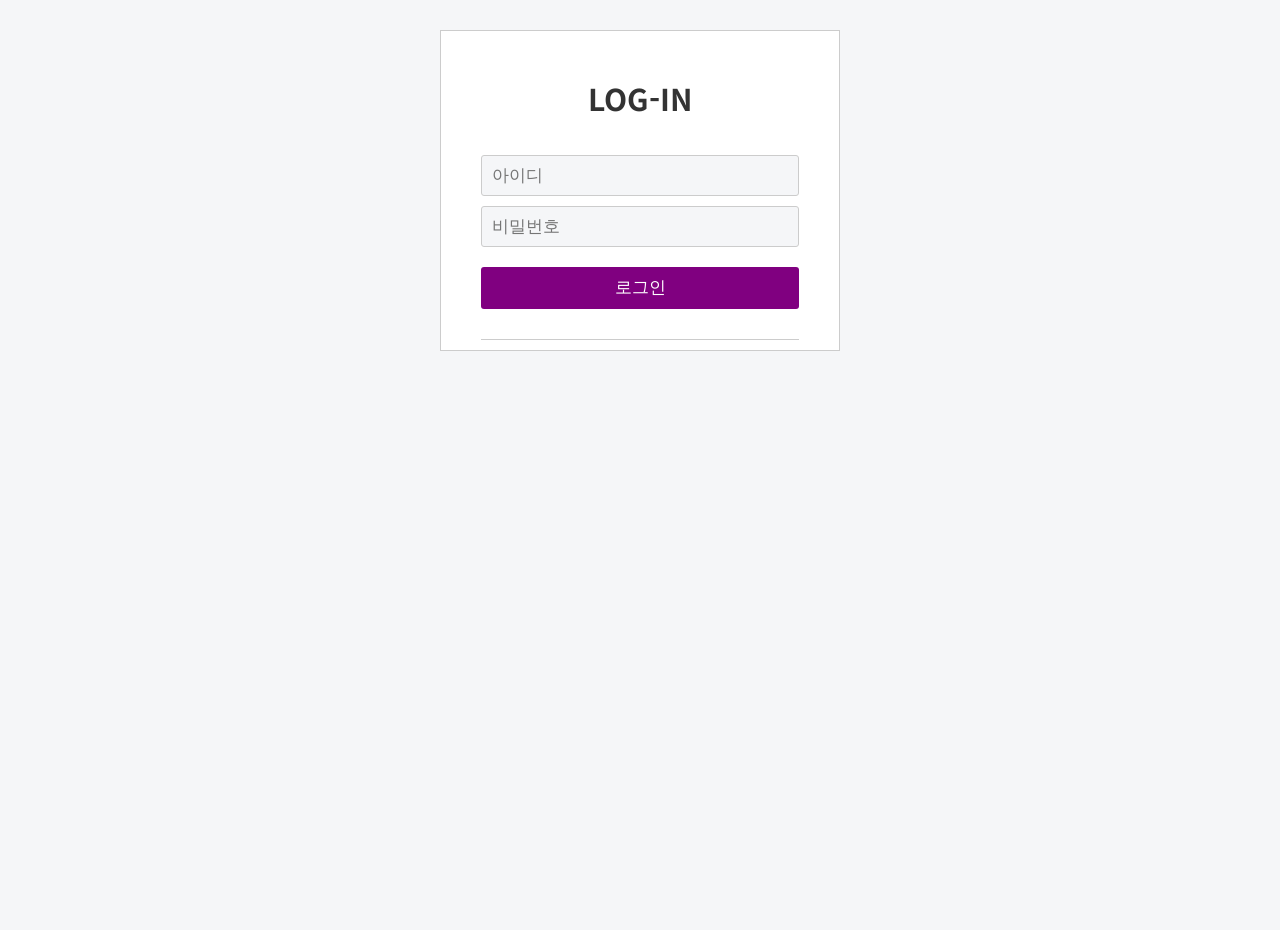
<file: hncProject/webContent/login.html>
<!doctype html>
<html lang="ko">
<head>
	<meta charset="utf-8">
	<title>NaverLogin</title>
	<link rel="stylesheet" type="text/css" href="css/login.css">
</head>
<body>
	<div id="container">
		<div class="wrapper">
			
			<div class="loginWrap">
				<h1>LOG-IN</h1>
				<form>
					<p><input type="text" name="id" placeholder="아이디" required></p>
					<p><input type="password" name="pw" placeholder="비밀번호" required></p>
					<p><input type="submit" value="로그인"></p>
				</form>
			</div>
		</div>
	</div>
</body>
</html>
</file>
<file: style.css>
body{
    margin:0;
    font-family: "Pretendard", sans-serif;
    background: #fdf6ff;
    color: rgb(75, 73, 73);
    padding: 80px 25px;
    max-width: 720px;
    margin: 0 auto;
}

header{
    margin-bottom: 80px;
}

header p{
    margin-top: 20px;
    font-size: 15px;
}

h1{
    font-size: 44px;
    margin: 0;
    letter-spacing: -0.5px; /*자간 기억해두기*/
}

main{
    margin-top: 60px;;
}

ul{
    list-style: none;
    padding: 0;
}

li{
    padding: 30px 0;
    border-bottom: 1px solid rgba(0,0,0,0.05);
    transition: all 0.3s ease;
}

li:hover{
    transform: translateX(10px);  
    border-bottom: 1px solid rgba(0,0,0,0.1);
}

li:nth-child(1):hover h3{
    color: #7bd389;
  }
  
li:nth-child(2):hover h3{
    color: #ffb4a2;
  }
  
li:nth-child(3):hover h3{
    color: #a0c4ff;
  }
  
li:nth-child(4):hover h3{
    color: #cdb4db;
  }
  
a{
    text-decoration: none;
    color: rgb(88, 86, 86);
}

h3{
    margin: 0 0 6px;
    font-size: 20px;
}

p{
    margin: 0;
    color: #757272;
    font-size: 14px;
    line-height: 1.6;
}

footer{
    text-align: center;
    padding: 50px;
}

@keyframes float{
    0% { transform: translateY(0); }
    50% { transform: translateY(-6px); }
    100% { transform: translateY(0); }
}
</file>
<file: class6_hero/css/hero_style.css>
body{
    font-family: Helvetica, Arial, sans-serif;
    font-size: 20px;
    margin: 0;
    line-height: 30px;
    background: #f5d9d1;
    color: #2b2b2b;
}

header{
    /* background-color:yellowgreen; */
    background:url(../img/room_background_img2.png) no-repeat center center;
    background-size: cover;
    background-attachment: fixed;
    text-align: center;
    padding: 90px 20px 50px;
    position: relative;
}

header::before{
    content:"";
    position:absolute;
    top:0; left:0;
    width:100%; height:100%;
    background: rgba(255, 255, 255, 0.2);
    backdrop-filter: blur(2px);
}

header img, header h1{
    position: relative;
    z-index: 1;
}

header img{
    width:220px;
    height: 220px;
    border-radius: 300px;
    border: 4px solid #ff6fb0;
    margin-bottom: 20px;
}

header h1{
    font-size: 50px;
    color: #ff6fb0;
    font-family: "Italianno", cursive;
    text-shadow: 1.6px 1.6px 0 black,
                1px 0.5px 0 rgba(0,0,0,0.5);
    }
      
h1, h2{
    font-family: "Italianno", cursive;
    color: #ff6fb0;
    text-shadow: 1px 1px 3px rgba(0,0,0,0.3);
}

main{
    max-width: 820px;
    margin: 80px auto;
    padding: 40px;
    font-size: 17px;
    background: rgba(255,255,255,0.55);
    backdrop-filter: blur(4px);
    border-radius: 18px;
    box-shadow: 0 20px 40px rgba(0,0,0,0.08);
}

main img{
    width: calc(100% - 50px);
    margin: 20px 25px;
    border-radius: 14px;
    box-shadow:0 10px 25px rgba(0,0,0,0.15);
}

h2{
    font-size: 40px;
    margin: 50px 0 15px;
}

p{
    padding: 0 25px;
} 

p.caption{
    color: rgb(111, 111, 113);
    font-style: italic;
    margin-top: 0;
}

a{
    color:#b45cff;
    text-decoration: none;
}

a:hover{
    color:#ff5aa8;
    background-color: rgba(31, 30, 30, 0.662);
}

footer{
    text-align: center;
    color:rgb(111, 111, 113);
    padding: 50px;
    margin-top: 50px;
    font-size: 15px;
}

footer a{
    color: #ff6fb0;
}

footer p{
    margin: 0px;
}

footer a:hover{
    color:#ae4f7b;
    background: none;
}
</file>
<file: hncProject/webContent/css/style.css>
@import url('https://fonts.googleapis.com/css2?family=Nanum+Gothic:wght@400;700;800&display=swap');
/* 공통스타일 */
*{margin:0; padding:0;}
body{font:15px 'Nanum Gothic', sans-serif;
	color:#222;}
	
a{text-decoration:none;
	color:#444;}
	

	
ul{list-style:none;}
/* 레이아웃 스타일 */
/* 먼저 height 하고 내용 적는순간 height를 없앤다 */
header{
	min-width:1400px;/* 나중에 잘리는것을 해결해줌 */
	margin:0 auto;
	width:100%;
	height:120px;
	background:white;
	position:fixed;
	z-index:999;
	box-shadow:0 2px 10px #aaa;
}
#wrapper{
	width:100%;
	position:relative;
	top:120px;
	min-width:1200px;
	margin:0 auto;
}
	.slideWrap{
		width:100%;
		height:700px;
		background:url(../images/slide1.jpg) no-repeat center center;
		background-size:cover;
		background-attachment:fixed; /* 배경을 부착시키는 방법 */
	}
	.hncWrap{
		width:100%;
		background:#fff;
		padding:80px 0;
	}
	.productWrap{
		width:100%;
		background:#eee;
		padding:100px 0;
	}
	
footer{
	width:100%;
	background:#ccc;
	padding:50px 0;
}
/* 모든 영역의 cotent 공통스타일 */
.content{
	width:1400px;
	height:100%;
	margin:0 auto;
}

/* header style */
header .content{
	position:relative; /* 부모 relative 자녀 absolute */
	
}

.logo{
	width:250px;
	position:absolute;
	top:50%;
	transform:translateY(-50%);/* 두개 같이써야함 top이랑 아래서부터 50%라는것 */

} /*svc파일은 알아서 header(height:120px) 크기에 맞춰서 줄어줌*/
nav{
	position:absolute;
	right:80px;
	top:50px;
	}

/* 주메뉴 style */ /* ★한번더보기 */
nav>ul{overflow:auto;}
nav>ul>li{
	float:left;
}
nav>ul>li>a{
	display:block;
	padding:5px 20px;
}

/*서브메뉴 style*/
nav>ul>li>ul{
	display:none;
	padding-top:40px;
}
nav>ul>li>ul li{}
nav>ul>li>ul li a{
	display:block;
	background:white;
	padding:3px 20px;
	width:200%;
	height:40px;
	border-bottom:1px solid #ddd;
	line-height:40px;
	position:relative;
	
}
/* span 으로 해서 absolute 해야한다. */
nav>ul>li>ul li a span{
	position:absolute;
	left:10px;
	transition:0.5s;
}

nav>ul>li>a:hover+ul,
nav>ul>li>ul:hover{
	display:block;
	} /* 누루거든 바로 아래 ul을 올려라 */
/* 부모메뉴에는 올리고 내려가면 없어져서 내릴때도 나오게 하는방법 */

nav a:hover,nav a:focus{
	color:green;
}


nav>ul>li>ul li:hover a span{
	left:30px;
}

.search_login{
	position:absolute;
	right:0;
	top:50px;
	}
	
.search_login .material-symbols-outlined:hover{
	color:green;
}

/* 슬라이드 영역 */
.slideWrap .content{
	position:relative;
}

.slideWrap .slideTxt{
	position:absolute;
	top:50%;
	transform:translateY(-50%);
	line-height:1.5;
	color:white;
	font-size:1.5em;
	letter-spacing:-1px;
}

.slideTxt strong{
	color:#df0;
}
.slideTxt em{
	font-size:1.5em;
	font-style:normal;}
.slideTxt a{
	border:1px solid white;
	color:white;
	padding:10px 20px;
	margin-top:20px;
	display:inline-block;
	font-size:0.9em;
	transition:0.5s;
}

.slideTxt a:hover{
	background:white;
	color:#123456;
	border:1px solid transparent;
	}

/* hncWrap과 productWrap 공통*/
.commonWrap {text-align:center;}
.commonWrap ul{
	overflow:auto;
	margin-top:50px;}
.commonWrap ul li{
	width:23.5%;
	
	box-sizing:border-box;
	margin-left:2%;
	float:left;
}
.commonWrap ul li:nth-child(1){margin-left:0;}

/* hncWrap 영역 style */
.hncWrap ul li{
	padding:30px 50px;
	border:1px solid #ddd;
	height:310px;
	transition:0.5s;
	}
.hncWrap ul span{
	display:block;
	line-height:2;}
.hncWrap ul .icon{
	width:100px;
	height:100px;
	background:#060;
	border-radius:50%; /* 사각형을 원으로 만들기 */
	margin:0 auto 20px;
	line-height:100px;
	font-size:2em;
	color:white;

}

.hncWrap ul .tit{
	font-size:1.4em;
	font-weight:bold;
	margin-bottom:10px;
}
.hncWrap ul .txt{
	font-size:0.9em;
}

.hncWrap ul li:hover{
	background:#060;
	color:white;
}
.hncWrap ul li:hover .icon{
	color:#060;
	background:white;
}

.hncWrap ul li:hover a{color:white;} 

/* productWrap */
.productWrap ul{}


.productWrap ul li{
	position:relative;
	height:275px;
	overflow:hidden;
	cursor:pointer;
	
}/* 처음 relative,absolute설정했을때 
안나오면 height나 width값 설정해줘야한다. */

.productWrap ul li>div{
	width:100%;
	height:100%; /* 부모 height 크기 따라감 */
	position:absolute;
}
.productWrap ul li .proTxt{
	
	background:#060;
	color:white;
	text-align:left;
	padding:20px;
	box-sizing:border-box;	
	font-size:1.5em;
}/* 안보이는 문자열 편집하기위해 먼저 처리(z-index:999=>앞으로 나오게 해놓고 나중에 지움) */

.productWrap ul li .proTxt h3{
	margin-bottom:25px;
}


/* 여기서부터는 마우스 올리면 이미지 움직이는것 */

.productWrap ul li .proImg{
	bottom:0px;
	transition:0.5s;
}

.productWrap ul li:hover .proImg{
	/*bottom:-275px; 이렇게 해도 되고*/
	height:0;
	/*left:-100%;*/
} /* 어디로 옮길지 선택하면 됨 */


/*abosolute를 설정하면 top값을 먼저 해줘야한다.*/
.productWrap img{
	width:100%;
}

.productWrap .more{
	background:#060;
	margin:50px auto 0;
	width:180px;
	height:50px;
	overflow:hidden; /* 이렇게해야  밖에 나갔을때 하나가 안보임 */
	line-height:50px;  /* 이렇게해야 하나가 안보임 */
	position:relative; /* 이렇게 해야 움직임 */
}

.productWrap .more a{
	
	color:white;
	position:absolute; /* 처음 absolute를 하면 우측으로 움직일거임*/
	left:50%;
	transform:translateX(-50%);
	top:0;
	width:100%;
	height:100%;
	transition:0.5s;
}

.productWrap .more:hover a{
	top:-50px;
}

/* footer style */
footer .content{
	overflow:auto;
}

.footerLeft{
	width:250px;
	float:left;
}
.footerRight{
	text-align:left;
	width:850px;
	float:right;
	line-height:2.5;
}

.footerRight address{
	line-height:1.3;
	font-style:normal;
}

.footerRight a:hover{
	color:#222;
	font-weight:bold;
	}
</file>
<file: hotelProject/webContent/css/style1.css>
@import url('https://fonts.googleapis.com/css2?family=IBM+Plex+Sans+KR:wght@100;300;400&family=Nanum+Gothic&family=Poiret+One&display=swap');

*{margin:0; padding:0;}
body{font:12px/1.6 'Poiret One', cursive;
	 color:#555;}
ul{list-style:none;}
	a{text-decoration:none;
	  color:#555;}
	  
/*레이아웃 스타일 */
html,body{height:100%; width:100%;}
header{
		width:15%;
		height:100%;
		background:white;
		top:0;
		left:0;
		position:fixed;
		box-shadow:1px 0 20px rgba(0,0,0,0.1);
		z-index:5;
}
.rightWrap{
	width:85%;
	position:relative;
	left:15%;
	top:0;
}

.lnb{
	position:relative;
	width:100%;
	height:35px;
	background:#212121;
}
section{
	background:#ffa;
}
	
article{
	width:20%;
	height:260px;
	overflow:hidden;
	float:left;
	animation:boxScale 1s 1;
}
article:nth-child(1){width:60%; height:520px; background:#eee;}
article:nth-child(2){width:40%; background:#ddd;}
article:nth-child(3){background:#ccc;}
article:nth-child(4){background:#bbb;}
article:nth-child(5){background:#aaa;}
article:nth-child(6){width:40%; background:#999;}
article:nth-child(7){background:#888;}
article:nth-child(8){background:#777;}
article:nth-child(9){width:40%; background:#666;}
article:nth-child(10){background:#555;}
article:nth-child(11){background:#444;}
article:nth-child(12){background:#333;}


@keyframes boxScale{
	0%{ transform:scale(0);}
	100%{transform:scale(1);}
}




article>div{
	position:relative;
	width:100%;
	height:100%;
	overflow:hidden;
	cursor:pointer;
	
	
}


/*header style */
.logo{
	background: url(../img/logo1.png) no-repeat center center;
	position:absolute;
	width:180px;
	height:136px;
	left:50%;
	top:60px;
	transform:translateX(-50%);
	text-indent:-99999px;
	overflow:hidden
	
}
.gnb{
	position:absolute;
	top:300px;
	right:60px;
	
}
.gnb ul{}
.gnb ul li{}
.gnb ul li a{
	font-size:1.5em;
	padding:8px 30px;
	display:block;
	font-weight:bold;
	transition:all 0.5s;
}
.gnb ul li a:hover{color:skyblue;}


.snsSet{
	position:absolute;
	bottom:50px;
	right:50%;
	width:90px;
	/*margin-right:-45px;*/
	 
	transform:translateX(50%);
}

.snsSet img{float:left;}

/*nav.lnb style */
.lnb a{
	position:absolute;
	top:50%;
	transform:translateY(-50%);
}
.lnb a:nth-child(1){left:10px;}
.lnb a:nth-child(2){left:140px;}
.lnb a:nth-child(3){right:90px;}
.lnb a:nth-child(4){right:10px;}

/*article 배경이미지 삽입 */
article .bg1{background-image:url(../img/pic1.jpg);}
article .bg2{background-image:url(../img/pic2.jpg);}
article .bg3{background-image:url(../img/pic3.jpg);}
article .bg4{background-image:url(../img/pic4.jpg);}
article .bg5{background-image:url(../img/pic5.jpg);}
article .bg6{background-image:url(../img/pic6.jpg);}
article .bg7{background-image:url(../img/pic7.jpg);}

/*배경 이미지영역 공통스타일 */
article .bg{
	background-repeat:no-repeat;
	background-size:cover;
	background-position:center center;
	}
	
article .bg span{
	font-size:60px;
	position:absolute;
	right:20px;
	bottom:0px;
	color:white;
	transform:scale(10);
	transition:0.5s;
	opacity:0;
	
}

article:hover .bg span{
	transform:scale(1);
	opacity:1;
}

article .bg1 span{
	font-size:170px;
	opacity:1;
	transform:scale(1);
	bottom:-75px;
	right:0px;
	transform:rotate(0deg);
}

article:hover .bg1 span{
	color:#222;
	transform:rotate(360deg);
}

/*텍스트 박스 style */
article .txt{
	background:white;
	transition:all 1s;
	display:table;
}

article:nth-child(3) .txt{background:#bff7fa;}
article:nth-child(11) .txt{background:white;}

article .txt p{
	display:table-cell;
	vertical-align:middle; 
	padding-left:40px;
	}

article .txt strong{
	font-size:2.5em;
	font-weight:normal;
}
article .txt em{
	font-size:1.1em;
}

article:hover .txt{background:#6ce2fa; color:white;}

@media screen and (max-width:1560px){
	
	header{
		width:100%;
		height:80px;
		position:relative;	
	}
	.rightWrap{
		width:100%;
		left:0%;
	}
		
	/*header style */
	.logo{
		background:url(../img/logo2.png) no-repeat center center;
		width:250px;
		height:50px;
		left:10px;
		top:50%;
		transform:translateY(-50%);
		background-size:cover;
		
	}
	.gnb{
		position:absolute;
		top:20px;
		right:200px;
		
		
	}
	.gnb ul{overflow:auto;}
	.gnb ul li{float:left;}
	
	.snsSet{
		bottom:16.5px;
		right:10px;
		width:90px;
		margin-right:0px;
		/* right:50%;*/
		transform:translateX(0%);
	}

}


@media screen and (max-width:1280px){
	
	
	.gnb{right:-10px;}
	.snsSet{display:none;}
	
	/* 레이아웃 */
	article:nth-child(1){width:100%; height:500px;}
	article:nth-child(2){width:100%;}
	article:nth-child(3){width:50%;}
	article:nth-child(4){width:50%;}
	article:nth-child(5){width:50%;}
	article:nth-child(6){width:50%;}
	article:nth-child(7){width:50%;}
	article:nth-child(8){width:50%;}
	article:nth-child(9){width:50%;}
	article:nth-child(10){width:50%;}
	article:nth-child(11){width:50%;}
	article:nth-child(12){width:50%;}
	

}

@media screen and (max-width:780px){
	
	/*레이아웃 스타일 */
	header{height:120px;}	
	.lnb{display:none;}
	article{height:200px;}
	article:nth-child(1){height:400px;}	
	
	
	/*header style */
	.logo{
		left:50%;
		top:20px;
		transform:translateX(-50%);
		width:200px;
		background-size:contain;
		
	}
	
	.gnb{
		top:75px;
		right:0px;
		width:100%;		
	}
	
	.gnb ul li{width:25%;}
	
}

@media screen and (max-width:500px){
	
	/*레이아웃 스타일 */
	header{
		width:100%;
		height:80%;
		background:transparent;
		box-shadow:none;
	}	
	article{display:none;}
	article:nth-child(1){
		display:block;
		height:100%;
		width:100%;
		position:fixed;
		left:0;
		top:0;
		}	
	
	
	/*header style */
	.logo{
		background:url(../img/logo1.png) no-repeat center center;
		width:180px;
		height:136px;
		top:50px;
		
	}
	
	.gnb{
		top:250px;
		width:60%;
		right:50%;
		margin-right:-30%;
	}
	
	.gnb ul{overflow:visible;}
	
	.gnb ul li{
		width:100%; 
		clear:left;
		margin-bottom:15px;}
	
	.gnb ul li a{
		background:black;
		padding:12px 30px;
		color:white;
		text-align:center;
		border-radius:28px;
		letter-spacing:1.5px;
		opacity:0.6;
		transform:scaleX(1);	
		
	}
	.gnb ul li a:hover{
		transform:scaleX(1.1);
		opacity:1;
		}
		
}
</file>
<file: bookstyle.css>
body {
    font-family: Arial, Helvetica, sans-serif;
    margin: 0 auto;
    background-color: #f6fbf7;
    color: #4a4a4a;
    max-width: 800px;
    margin: 40px auto;
    padding: 0 20px;
}

h1{
    color: #323131;
    font-size: 30px;
    margin-bottom: 15px;
}

h2{
    margin-top: 30px;
    font-size: 18px;
    margin-bottom: 20px;
}

i{
    color: #666;
    display: block;
    margin-bottom: 20px;
}

img{
    display: block;
    margin: 30px auto;
    width: 100%;
    max-width: 320px;
    border-radius: 20px;
    object-fit: cover;
    box-shadow: 0 8px 20px rgba(0,0,0,0.08);
}

hr{
    border: none;
    border-top: 1.5px solid #97a09950;
    margin: 50px 0;
}

p{
    margin-bottom: 15px;
}

ul, ol{
    padding-left: 20px;
}

li{
    margin-bottom: 6px;
}

a{
    display: inline-block;
    margin-top: 10px;
    padding: 10px 14px;
    background-color: #2f3b33;
    color: white;
    text-decoration: none;
    border-radius: 6px;
}

a:hover {
    background-color: #7bd389;
    color: white;
}
</file>
<file: portfolio/portfolio_style.css>
*{
    margin: 0;
    padding: 0;
    box-sizing: border-box;
}
/*클릭 이동*/
html{
    scroll-behavior: smooth;
}

#about,
#project,
#contact {
    scroll-margin-top: 76px;
}


body {
    margin: 0;
    padding-top: 76px;
    font-family: Arial, Helvetica, sans-serif;
    color: #2b2927;
    background-color: #faf7f2;
    font-size: 15px;
    line-height: 1.7;
}

a{
    color: inherit;
    text-decoration: none;
}

img{
    max-width: 100%;
    display: block;
}

.nav{
    position: fixed;
    top: 0;
    left: 0;
    width: 100%;
    background-color: rgba(250, 247, 242, 0.92);
    backdrop-filter: blur(12px);
    z-index: 1000;
    border-bottom: 1px solid rgba(43, 41, 39, 0.08);
}

.nav_list {
    height: 76px;
    display: flex;
    justify-content: center;
    align-items: center;
    gap: 34px;
    list-style: none;
}

.nav_list a {
    font-size: 12px;
    text-transform: uppercase;
    letter-spacing: 1.5px;
    color: #2b2927;
    transition: opacity 0.3s ease;
}

.nav_list a:hover{
    opacity: 0.5;
}

.container{
    max-width: 1920px;
    width: calc(100% - 160px);
    margin: 0 auto;
}

/*Header*/

header {
    min-height: calc(100vh - 76px);
    display: flex;
    align-items: center;
    background:
        radial-gradient(circle at 85% 18%, rgba(190, 169, 153, 0.26), transparent 28%),
        linear-gradient(180deg, #faf7f2 0%, #f4eee7 100%);
}

.row{
    display: grid;
    grid-template-columns: 1.25fr 0.9fr;
    gap: 90px;
    align-items: center;
    padding: 90px 0;
}

.section_label,
.project_tag{
    font-size: 12px;
    text-transform: uppercase;
    letter-spacing: 1.8px;
    color: #a48d7b;
    margin-bottom: 18px;
}

h1,
h2 {
    font-family: Georgia, 'Times New Roman', serif;
    font-weight: 400;
    color: #2b2927;
}

h1{
    font-size: 64px;
    line-height: 1.05;
    letter-spacing: -1.4px;
    margin-bottom: 28px;
}

h2{
    font-size: 46px;
    line-height: 1.15;
    letter-spacing: -0.8px;
    margin-bottom: 32px;
}

h3{
    font-size: 22px;
    line-height: 1.35;
    font-weight: 500;
    color: #2b2927;
    margin-bottom: 12px;
}

h4{
    font-size: 12px;
    text-transform: uppercase;
    letter-spacing: 1.6px;
    color: #a48d7b;
    font-weight: 400;
    margin-bottom: 10px;
}

p{
    color: #68615c;
    line-height: 1.85;
}

.intro{
    max-width: 560px;
    font-size: 16px;
    margin-bottom: 30px;
}

.profile{
    list-style: none;
    margin-bottom: 36px;
}

.profile li {
    color: #68615c;
    line-height: 1.9;
}

.button{
    display: inline-block;
    padding: 13px 30px;
    border: 1px solid #2b2927;
    border-radius: 999px;
    font-size: 13px;
    transition: all 0.3s ease;
}

.button:hover{
    background-color: #2b2927;
    color: #ffffff;
}

.col-sm{
    width: 100%;
}

.intro_img{
    width: 380px;
    height: 500px;
    object-fit: cover;
    object-position: center top;
    border-radius: 36px;
    box-shadow: 24px 24px 0 rgba(164, 141, 123, 0.18);
}

figcaption{
    margin-top: 16px;
    font-size: 11px;
    color: #a48d7b;
    text-align: right;
}

/*about*/

.about {
    background-color: #ffffff;
    padding: 110px 0;
}

.about_intro{
    margin-bottom: 100px;
}

.about_intro h2{
    margin-bottom: 72px;
}

.about_description{
    max-width: 720px;
    margin: 0 auto;
    text-align: center;
    font-size: 15px;
    line-height: 1.9;
   /* padding-bottom: 30px;*/
}

.about_card{
    padding: 34px;
    background-color: #faf7f2;
    border-radius: 30px;
    border: 1px solid rgba(43, 41, 39, 0.05);
}

.about_card h3 {
    margin-bottom: 30px;
}

.about_info{
    display: grid;
    grid-template-columns: 1fr 1fr;
    gap: 28px;
}

/* 경험 */

.experience_timeline{
    position: relative;
}

.experience_item{
    display: grid;
    grid-template-columns: 130px 1fr;
    gap: 26px;
    position: relative;
    padding: 0 0 30px 0;
}

.experience_item:not(:last-child){
    border-bottom: 1px solid rgba(43, 41, 39, 0.1);
    margin-bottom: 30px;
}

.experience_date{
    font-size: 13px;
    color: #a48d7b;
    line-height: 1.6;
}

.experience_heading{
    font-size: 15px;
    line-height: 1.45;
    color: #2b2927;
    margin-bottom: 12px;
}

.experience_heading span{
    display: block;
    font-style: italic;
    font-weight: 400;
}

.experience_info{
    font-size: 14px;
    color: #68615c;
    line-height: 1.7;
}

/* 스킬 */

.skill_list{
    list-style: none;
    display: grid;
    grid-template-columns: 1fr;
    gap: 0;
}

.skill_list li{
    display: flex;
    justify-content: space-between;
    gap: 20px;
    padding: 13px 0;
    border-bottom: 1px solid rgba(43, 41, 39, 0.1);
}

.skill_list li:first-child{
    padding-top: 0;
}

.skill_list span{
    color: #2b2927;
}

.skill_list strong{
    font-size: 13px;
    font-weight: 400;
    color: #a48d7b;
}

/*project*/

.project{
    background-color: #f4eee7;
    padding: 110px 0;
}

.project h2{
    margin-bottom: 32px;
}

.project_list{
    display: grid;
    gap: 26px;
}

.project_box{
    display: grid;
    grid-template-columns: 70px 260px 1fr;
    gap: 34px;
    align-items: center;
    padding: 28px;
    background-color: #ffffff;
    border-radius: 34px;
    border: 1px solid rgba(43, 41, 39, 0.06);
    transition: all 0.3s ease;
}

.project_box:hover{
    transform: translateY(-6px);
    box-shadow: 0 24px 60px rgba(43, 41, 39, 0.08);
}

.project_num{
    font-family: "Baskervville", Georgia, serif;
    font-size: 28px;
    color: #c2ab98;
}

.project_box img{
    width: 260px;
    height: 170px;
    object-fit: contain;
    background-color: #faf7f2;
    border-radius: 24px;
    padding: 18px;
}

.project_tag{
    margin-bottom: 10px;
    font-size: 12px;
}

.project_box p{
    font-size: 15px;
}

.project_box .project_tag{
    font-size: 12px;
}

.project_box .right_text p {
    margin-top: 0;
}



/*Contact*/

.contact {
    background-color: #faf7f2;
    padding: 110px 0 70px;
    text-align: center;
}

.contact_intro {
    max-width: 620px;
    margin: 0 auto 54px;
    font-size: 16px;
}

.contact_info {
    width: fit-content;
    margin: 0 auto 70px;
    display: flex;
    gap: 80px;
}

.contact_info div{
    padding: 28px;
    text-align: center;
}

.contact_info div:last-child{
    position: relative;
    right: 20px;
}

.contact_info a {
    transition: opacity 0.3s ease;
}

.contact_info a:hover {
    opacity: 0.5;
}

.contact_info div {
    transition: transform 0.3s ease, background-color 0.3s ease;
}

.contact_info div:hover {
    transform: scale(1.06);
}

.copyright {
    padding-top: 28px;
    border-top: 1px solid rgba(43, 41, 39, 0.08);
    font-size: 12px;
    color: #9a918a;
}

/*줄였을 때*/

@media (max-width: 850px) {
    body {
        padding-top: 68px;
    }

    #about,
    #project,
    #contact {
        scroll-margin-top: 68px;
    }

    .nav_list {
        height: 68px;
        gap: 18px;
    }

    .nav_list a {
        font-size: 10px;
        letter-spacing: 1.1px;
    }

    .container {
        width: min(100% - 36px, 1080px);
    }

    .row,
    .about_info,
    .project_box,
    .contact_info {
        grid-template-columns: 1fr;
    }

    .row {
        gap: 50px;
        padding: 72px 0;
    }

    h1 {
        font-size: 44px;
    }

    h2 {
        font-size: 34px;
    }

    .intro_img {
        width: 100%;
        height: 440px;
    }

    figcaption {
        text-align: left;
    }

    .about,
    .project,
    .contact {
        padding: 82px 0;
    }

    .about_intro {
        margin-bottom: 54px;
    }

    .about_intro h2 {
        margin-bottom: 34px;
    }

    .about_description {
        text-align: left;
        margin: 0;
    }

    .about_card {
        padding: 30px 24px;
    }

    .experience_item {
        grid-template-columns: 1fr;
        gap: 8px;
    }

    .project_box {
        gap: 20px;
        padding: 24px;
    }

    .project_box img {
        width: 100%;
        height: 210px;
    }

    .contact_info {
        gap: 20px;
    }

    .contact_info div:last-child {
        right: 0;
    }
}

/*효과*/

header .section_label{
    opacity: 0;
    transform: translateY(18px);
    animation: fadeUp 1.2s ease forwards;
}

header h1{
    opacity: 0;
    transform: translateY(22px);
    animation: fadeUp 1.3s ease forwards;
    animation-delay: 0.3s;
}

header .intro{
    opacity: 0;
    transform: translateY(18px);
    animation: fadeUp 1.3s ease forwards;
    animation-delay: 0.45s;
}

header .profile{
    opacity: 0;
    transform: translateY(18px);
    animation: fadeUp 1.3s ease forwards;
    animation-delay: 0.7s;
}

header .button{
    opacity: 0;
    transform: translateY(18px);
    animation: fadeUp 1.3s ease forwards;
    animation-delay: 0.95s;
}

header figure{
    opacity: 0;
    transform: translateY(20px) scale(0.92);
    animation: imageIn 1.5s ease forwards;
    animation-delay: 0.4s;
}

@keyframes fadeUp{
    to {
        opacity: 1;
        transform: translateY(0);
    }
}

@keyframes imageIn{
    to {
        opacity: 1;
        transform: translateY(0) scale(1);
    }
}
.typing_text{
    min-height: 90px;
    white-space: pre-line;
}

.typing_text::after{
    content: "|";
    margin-left: 3px;
    color: #a48d7b;
    animation: blink 0.8s infinite;
}

.typing_text.typing_done::after{
    display: none;
}

@keyframes blink{
    0%, 50%{
        opacity: 1;
    }

    51%, 100%{
        opacity: 0;
    }
}


/*body::before{
    content: "";

    position: fixed;
    inset: 0;

    pointer-events: none;
    z-index: 9998;

    background-image:
        linear-gradient(
            rgba(255, 0, 0, 0.05) 1px,
            transparent 1px
        ),
        linear-gradient(
            90deg,
            rgba(255, 0, 0, 0.05) 1px,
            transparent 1px
        );

    background-size: 40px 40px;
}


body::after{
    content: "";

    position: fixed;

    top: 0;
    left: 50%;

    width: 4px;
    height: 100vh;

    background-color: #ff0000;

    transform: translateX(-50%);

    pointer-events: none;

    z-index: 9999;
}*/
</file>
<file: redesignProject/redesign_style.css>
*{
    box-sizing: border-box;
}

body{
    margin: 0;
    font-family: "Pretendard", "Noto Sans KR", sans-serif;
    background-color: #f6f2eb;
    color: #151515;
}

a{
    color: inherit;
    text-decoration: none;
}

ul{
    margin: 0;
    padding: 0;
    list-style: none;
}

.container,
.visit_inner,
.footer_inner{
    width: 1200px;
    margin: 0 auto;
}

/*header*/

.header{
    position: fixed;
    top: 0;
    left: 0;
    z-index: 100;

    width: 100%;
    height: 82px;
    padding: 0 60px;

    display: flex;
    align-items: center;
    justify-content: space-between;

    color: white;
    background: linear-gradient(
        to bottom,
        rgba(0, 0, 0, 0.75),
        rgba(0, 0, 0, 0)
    );
}

.logo{
    display: flex;
    align-items: center;
    gap: 14px;
}

.logo_line{
    width: 46px;
    height: 20px;
    background:
        linear-gradient(#d4b47a, #d4b47a) 0 0 / 46px 3px no-repeat,
        linear-gradient(#d4b47a, #d4b47a) 0 8px / 46px 3px no-repeat,
        linear-gradient(#d4b47a, #d4b47a) 0 16px / 46px 3px no-repeat;
}

.logo h1{
    margin: 0;
    font-size: 17px;
    line-height: 1.1;
    font-weight: 600;
}

.logo p{
    margin: 3px 0 0;
    font-size: 10px;
    opacity: 0.75;
}

/* navigation */

.nav{
    height: 82px;
}

.nav_list{
    height: 82px;
    display: flex;
    align-items: center;
    gap: 30px;
}

.nav_list > li > a {
    display: flex;
    align-items: center;
    height: 82px;

    font-size: 15px;
    font-weight: 500;
}

.nav_list > li > a:hover{
    color: #d4b47a;
}

/* mega menu */
.mega_menu {
    position: fixed;
    top: 82px;
    left: 0;

    width: 100%;
    background-color: #f7f4ee;
    border-top: 1px solid #d8cfc2;
    border-bottom: 1px solid #d8cfc2;
    box-shadow: 0 20px 45px rgba(0, 0, 0, 0.15);

    display: none;
}

.nav:hover .mega_menu{
    display: block;
}

.mega_inner{
    width: 1200px;
    margin: 0 auto;
    padding: 36px 0 42px;

    display: grid;
    grid-template-columns: repeat(7, 1fr);
    gap: 20px;
}

.mega_column{
    padding-left: 16px;
    border-left: 1px solid #ded4c5;
}

.mega_column h3{
    margin: 0 0 18px;
    color: #9b7a48;
    font-family: "Noto Serif KR", serif;
    font-size: 17px;
    font-weight: 500;
}

.mega_column a{
    display: block;
    margin-bottom: 12px;

    color: #222;
    font-size: 14px;
    line-height: 1.4;
}

.mega_column a:hover{
    color: #9b7a48;
}
/* header right menu*/

.header_menu{
    display: flex;
    align-items: center;
    gap: 20px;

    font-size: 13px;
}

.menu_btn{
    width: 28px;
    height: 20px;
    padding: 0;

    border: none;
    background: none;
    cursor: pointer;

    display: flex;
    flex-direction: column;
    justify-content: space-between;
}

.menu_btn span {
    display: block;
    width: 100%;
    height: 2px;
    background-color: white;
}
/* intro */

.intro {
    position: relative;
    height: 100vh;
    min-height: 760px;
    overflow: hidden;

    background-color: black;
    color: white;
}

.intro_bg {
    position: absolute;
    top: 0;
    left: 0;

    width: 100%;
    height: 100%;
}

.intro_bg img {
    width: 100%;
    height: 100%;
    object-fit: cover;
    object-position: center;
    display: block;
}

.intro_overlay{
    position: absolute;
    top: 0;
    left: 0;

    width: 100%;
    height: 100%;

    background: linear-gradient(
        to right,
        rgba(0, 0, 0, 0.95),
        rgba(0, 0, 0, 0.6),
        rgba(0, 0, 0, 0.15)
    );
}

.intro_text{
    position: absolute;
    top: 50%;
    transform: translateY(-43%);

    width: 1200px;

    left: 50%;
    margin-left: -600px;

    color: white;
}

.section_label{
    margin: 0 0 34px;

    color: #d4b47a;
    font-size: 15px;
    line-height: 1.7;
}

.intro_text h2 {
    margin: 0 0 34px;

    font-family: "Noto Serif KR", serif;
    font-size: 64px;
    line-height: 1.28;
    letter-spacing: -3px;
    font-weight: 400;

    color: #f5ede2;
}

.intro_desc{
    margin: 0;

    font-size: 19px;
    line-height: 2;
    color: rgba(255, 255, 255, 0.82);
}

.slide_control {
    margin-top: 58px;

    display: flex;
    align-items: center;
    gap: 14px;
}

.slide_control span {
    width: 58px;
    height: 2px;
    background-color: rgba(255, 255, 255, 0.24);
}

.slide_control .active {
    background-color: #d4b47a;
}

.slide_control a{
    width: 44px;
    height: 44px;

    border: 1px solid rgba(255, 255, 255, 0.36);
    border-radius: 50%;

    display: flex;
    align-items: center;
    justify-content: center;

    font-size: 22px;
}

.slide_control p{
    margin: 0;
    font-size: 15px;
}

/* visit */

.visit {
    padding: 22px 0;
}

.visit_inner {
    width: 1200px;
    margin: 0 auto;

    display: flex;
    align-items: center;
    gap: 28px;
}

.visit_inner h3{
    margin: 0;
    font-size: 18px;
    font-weight: 600;
    white-space: nowrap;
}

.visit_info{
    display: flex;
    align-items: center;
    gap: 24px;

    flex: 1;
}

.visit_info span{
    position: relative;
    white-space: nowrap;
}

.visit_info span:not(:last-child)::after {
    content: "|";
    margin-left: 24px;
    color: #b9aa95;
}

.visit_link {
    margin-left: auto;
    white-space: nowrap;
    font-weight: 500;
}
/* section common */

.exhibition{
    padding: 100px 0;
}

.program {
    padding: 0 0 100px;
}

.section_title{
    margin-bottom: 26px;

    display: flex;
    justify-content: space-between;
    align-items: center;
}

.section_title h2{
    margin: 0;
    font-family: "Noto Serif KR", serif;
    font-size: 30px;
    letter-spacing: -1px;
    font-weight: 500;
}

.section_title a {
    font-size: 14px;
}

/* exhibition */
.exhibition_list{
    display: grid;
    grid-template-columns: 2fr 1fr;
    grid-template-rows: 160px 160px;
    gap: 18px;
}

.exhibition_boxmain,
.exhibition_box{
    position: relative;
    overflow: hidden;
    border-radius: 4px;

    color: white;
    background-size: cover;
    background-position: center;
}

.exhibition_boxmain{
    grid-row: 1 / 3;
    min-height: 338px;

    background-image:
        linear-gradient(to right, rgba(0, 0, 0, 0.78), rgba(0, 0, 0, 0.2)),
        url("img/hongdo.jpg");
    background-position: center top;
}

.exhibition_01{
    background-image:
        linear-gradient(to right, rgba(0, 0, 0, 0.82), rgba(0, 0, 0, 0.25)),
        url("img/mountain.jpg");
}

.exhibition_02{
    background-image:
        linear-gradient(to right, rgba(0, 0, 0, 0.82), rgba(0, 0, 0, 0.25)),
        url("img/seohwa.jpg");
}

.box_text{
    position: absolute;
    left: 34px;
    bottom: 30px;

    width: 420px;
}

.tag {
    margin: 0 0 12px;

    color: #d4b47a;
    font-size: 14px;
    font-weight: 500;
}

.exhibition h3{
    margin: 0 0 14px;
    font-family: "Noto Serif KR", serif;
    font-size: 36px;
    line-height: 1.28;
    letter-spacing: -2px;
    font-weight: 500;
}

.exhibition_box h3{
    font-size: 25px;
}

.exhibition_box:hover h3{
    color: #d4b47a;
}

.date,
.desc{
    margin: 0 0 12px;

    line-height: 1.65;
    color: rgba(255, 255, 255, 0.88);
}

.button_group {
    margin-top: 24px;

    display: flex;
    gap: 12px;
}

.button_group a {
    padding: 13px 22px;

    border: 1px solid rgba(255, 255, 255, 0.45);
    font-size: 14px;
}

.button_group a:first-child {
    background-color: #b99b68;
    border-color: #b99b68;
}

/* program */
.program_list{
    display: grid;
    grid-template-columns: repeat(4, 1fr);
    gap: 18px;
}

.program_box{
    position: relative;
    min-height: 310px;
    padding: 32px;
    overflow: hidden;
    border-radius: 4px;

    display: flex;
    flex-direction: column;
    justify-content: flex-end;

    color: white;
    background-size: cover;
    background-position: center;
}

.program_box::before{
    content: "";
    position: absolute;
    inset: 0;

    background: linear-gradient(
        to top,
        rgba(0,0,0,0.68) 0%,
        rgba(0,0,0,0.28) 42%,
        rgba(0,0,0,0.02) 100%
    );
}

.program_box > * {
    position: relative;
    z-index: 1;
}

.program_01 {
    background-image: url("img/kids.jpg");
    background-position: center top;
}

.program_02{
    background-image: url("img/orchestra.jpg");
    background-position: center center;
}

.program_03 {
    background-image: url("img/poetry.jpg");
    background-position: center center;
}

.program_04 {
    background-image: url("img/introduce.jpg");
    background-position: center 25%;
}

.program_box h3 {
    margin: 0 0 12px;

    font-family: "Noto Serif KR", serif;
    font-size: 22px;
    letter-spacing: -1px;
    font-weight: 500;
}

.program_box p:last-child {
    margin: 0;

    font-size: 14px;
    line-height: 1.65;
    color: rgba(255, 255, 255, 0.84);
}
/* collection */

.collection {
    margin-top: 56px;
    background-color: #090909;
    color: white;
}

.collection_grid {
    width: 1200px;
    height: 300px;
    margin: 0 auto;

    display: grid;
    grid-template-columns: 1fr 0.9fr 1.7fr;

    align-items: center;
    gap: 34px;
}
.collection_info div:last-child p {
    word-break: keep-all;
}
.collection_text h2 {
    margin: 10px 0 18px;

    font-family: "Noto Serif KR", serif;
    font-size: 42px;
    letter-spacing: -2px;
    font-weight: 500;
}

.collection_text p {
    margin: 0 0 24px;

    line-height: 1.7;
    color: rgba(255, 255, 255, 0.78);
}

.collection_text a {
    display: inline-block;
    padding: 12px 28px;

    border: 1px solid rgba(255, 255, 255, 0.4);
    font-size: 14px;
}

.collection_img {
    height: 300px;
    background-image: url("img/banya.jpg");
    background-repeat: no-repeat;
    background-position: bottom center;
    background-size: contain;
}

.collection_info {
    display: grid;
    grid-template-columns: repeat(3, 1fr);
    gap: 34px;
}

.collection_info div {
    min-height: 130px;
    padding-left: 34px;
    border-left: 1px solid rgba(255, 255, 255, 0.18);
}

.collection_info h3 {
    margin: 0 0 12px;

    font-family: "Noto Serif KR", serif;
    color: #d4b47a;
    font-size: 24px;
    line-height: 1.35;
    font-weight: 500;
}

.collection_info p {
    margin: 0;

    line-height: 1.7;
    color: rgba(255, 255, 255, 0.7);
}

/* news */

.news {
    padding: 100px 0;
}

.news_grid {
    display: grid;
    grid-template-columns: 1fr 1.2fr;
    gap: 42px;
}

.news_head {
    height: 54px;
    border-bottom: 1px solid #d9d0c4;

    display: grid;
    grid-template-columns: 130px 1fr 40px;
    align-items: center;
}

.news_head h2 {
    margin: 0;

    font-family: "Noto Serif KR", serif;
    font-size: 28px;
    letter-spacing: -1px;
    font-weight: 500;
}

.news_head div {
    display: flex;
    gap: 28px;

    font-size: 14px;
    color: #777;
}

.news_list li {
    padding: 10px 0;

    display: grid;
    grid-template-columns: 1fr 110px;
    gap: 20px;

    font-size: 16px;
}

.news_list span {
    color: #888;
    text-align: right;
}

.banner {
    position: relative;
    min-height: 190px;
    padding: 42px;
    border-radius: 4px;
    overflow: hidden;

    background-image:
        linear-gradient(
            to right,
            rgba(0,0,0,0.78) 0%,
            rgba(0,0,0,0.48) 38%,
            rgba(0,0,0,0.12) 100%
        ),
        url("img/white.jpg");
    background-size: cover;
    background-position: center;
    background-repeat: no-repeat;

    color: white;
}

.banner::before,
.banner::after {
    display: none;
}

.banner_content {
    position: relative;
    z-index: 1;
}

.banner h3 {
    margin: 0 0 28px;

    font-family: "Noto Serif KR", serif;
    font-size: 25px;
    line-height: 1.55;
    letter-spacing: -1px;
    font-weight: 500;
}

.banner a {
    display: inline-block;
    padding: 12px 24px;

    border: 1px solid rgba(255, 255, 255, 0.45);
    font-size: 14px;
}

/* footer */

.footer {
    padding: 34px 0;
    background-color: #080808;
    color: rgba(255, 255, 255, 0.72);
}

.footer_inner {
    display: grid;
    grid-template-columns: 260px 1fr 360px;
    align-items: center;
    gap: 60px;
}

.footer_logo {
    display: flex;
    align-items: center;
    gap: 14px;
}

.footer_logo_line {
    width: 46px;
    height: 20px;
    background:
        linear-gradient(white, white) 0 0 / 46px 3px no-repeat,
        linear-gradient(white, white) 0 8px / 46px 3px no-repeat,
        linear-gradient(white, white) 0 16px / 46px 3px no-repeat;
}

.footer_logo h1 {
    margin: 0;

    color: white;
    font-size: 17px;
    line-height: 1.1;
    font-weight: 600;
}

.footer_logo p {
    margin: 3px 0 0;

    color: rgba(255, 255, 255, 0.65);
    font-size: 10px;
}

.footer_links {
    display: flex;
    justify-content: center;
    gap: 54px;

    font-size: 14px;
    font-weight: 500;
}

.footer_info {
    font-size: 13px;
    line-height: 1.7;
    color: rgba(255, 255, 255, 0.58);
}

.footer_info p {
    margin: 0;
}

/* hover */

a,
button,
.exhibition_box,
.program_box {
    transition: all 0.3s ease;
}

a:hover {
    color: #9b7a48;
}

.program_box:hover {
    transform: translateY(-6px);
    box-shadow: 0 18px 44px rgba(0, 0, 0, 0.18);
}


/*body::before{
    content: "";

    position: fixed;
    inset: 0;

    pointer-events: none;
    z-index: 9998;

    background-image:
        linear-gradient(
            rgba(255, 0, 0, 0.05) 1px,
            transparent 1px
        ),
        linear-gradient(
            90deg,
            rgba(255, 0, 0, 0.05) 1px,
            transparent 1px
        );

    background-size: 40px 40px;
}


body::after{
    content: "";

    position: fixed;

    top: 0;
    left: 50%;

    width: 4px;
    height: 100vh;

    background-color: #ff0000;

    transform: translateX(-50%);

    pointer-events: none;

    z-index: 9999;
}*/
</file>
<file: hncProject/webContent/css/login.css>
@import url('https://fonts.googleapis.com/css2?family=Noto+Sans+KR:wght@100;300;400&display=swap');

*{margin:0; padding:0;}
body{
	font:15px/1.8 'Noto Sans KR', sans-serif;
	background:#f5f6f8;
	color:#333;}
a{text-decoration:none;
	color:#777;}
html,body{
	height:100%;
}
	
#container{
	width:400px;
	background:#f5f6f8;
	margin:0 auto;
	height:400px;
}

/* 레이아웃 스타일 */
.wrapper{
	width:100%;
	background:white;
	padding:40px 40px 10px;
	box-sizing:border-box;
	border:1px solid #ccc;
	margin-top:30px;
}


/* form style */
.loginWrap{
	border-bottom:1px solid #ccc;
	padding-bottom:20px;
}
.loginWrap h1{
	text-align:center;
	margin-bottom:30px;
}
.loginWrap form>p{
	margin-bottom:10px;
}
.loginWrap form>p input{
	width:100%;
	outline:none;
	border:1px solid #ccc;
	padding:10px;
	box-sizing:border-box;
	font-size:1.1em;
	background:#f5f6f8;
	border-radius:3px;
}
.loginWrap input[type="submit"]{
	margin-top:10px;
	background:purple;
	color:white;
	border:none;
}

.loginWrap input[type="submit"]:hover{
	color:white;
	background:#888;
}
</file>
